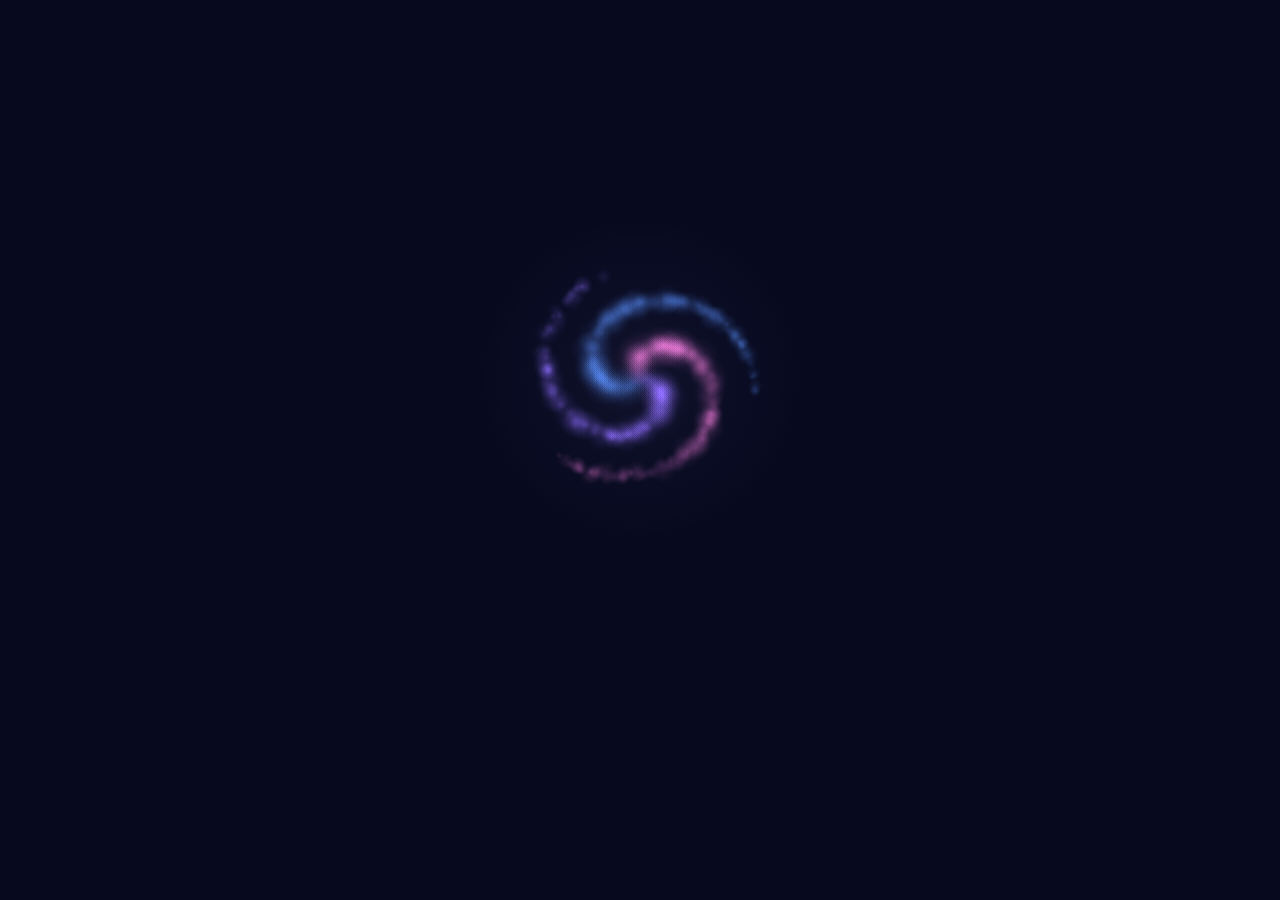
<file: index.html>
<!doctype html>
<html lang="en">
<head>
<meta charset="utf-8">
<meta name="viewport" content="width=device-width, initial-scale=1, viewport-fit=cover">
<meta http-equiv="Content-Security-Policy" content="default-src 'self'; script-src 'self'; style-src 'self'; img-src 'self' data:; connect-src 'self'; manifest-src 'self'; worker-src 'self'; object-src 'none'; base-uri 'none'; form-action 'none'">
<meta name="referrer" content="no-referrer">
<meta name="robots" content="noindex, nofollow">
<title>Nebula Fox Studio</title>
<meta name="description" content="Nebula Fox Studio: a daily spark, my designs, and my deals. Works offline.">
<meta name="theme-color" content="#070a1f">
<meta name="apple-mobile-web-app-capable" content="yes">
<meta name="mobile-web-app-capable" content="yes">
<meta name="apple-mobile-web-app-status-bar-style" content="black-translucent">
<meta name="apple-mobile-web-app-title" content="Nebula Fox">
<meta name="format-detection" content="telephone=no">
<link rel="manifest" href="manifest.webmanifest">
<link rel="apple-touch-icon" sizes="180x180" href="apple-touch-icon.png">
<link rel="icon" type="image/png" sizes="32x32" href="icons/favicon-32.png">
<link rel="stylesheet" href="css/spark.css">
<link rel="stylesheet" href="css/shell.css">
<link rel="stylesheet" href="css/intro.css">
</head>
<body>
<div id="nfs-intro" class="nfs-intro"><canvas aria-hidden="true"></canvas><button class="nfs-go" type="button">Begin ✦</button></div>
<div id="nfs-glow" class="nfs-glow" aria-hidden="true"></div>
<script src="js/shell.js"></script>
<canvas id="sky" aria-hidden="true"></canvas>
<canvas id="fx" aria-hidden="true"></canvas>

<header class="top">
  <h1 class="title"><span class="spark-mark" aria-hidden="true">✦</span> <span id="title">Nebula Fox Studio</span></h1>
  <button id="sound" class="round" type="button" aria-pressed="false" aria-label="Sound off" title="Sound">&#9835;</button>
</header>

<section class="today" aria-labelledby="today-label">
  <p id="today-label" class="eyebrow">today's spark</p>
  <p id="line" class="line" role="status"></p>
</section>

<p id="hint" class="hint" aria-live="polite">tap the wand</p>

<button id="wand" class="wand" type="button" aria-label="Magic wand. Tap to cast a spark.">
  <svg viewBox="0 0 120 520" aria-hidden="true" focusable="false">
    <defs>
      <linearGradient id="wood" x1="0" x2="1">
        <stop offset="0" stop-color="#2a1a2e"/>
        <stop offset=".45" stop-color="#5a3a52"/>
        <stop offset="1" stop-color="#1c1224"/>
      </linearGradient>
      <linearGradient id="gold" x1="0" x2="1">
        <stop offset="0" stop-color="#b9873a"/>
        <stop offset=".5" stop-color="#ffe2a0"/>
        <stop offset="1" stop-color="#a7752c"/>
      </linearGradient>
      <radialGradient id="tipglow">
        <stop offset="0" stop-color="#ffffff"/>
        <stop offset=".25" stop-color="#fff1c9"/>
        <stop offset=".6" stop-color="#ffd27a" stop-opacity=".55"/>
        <stop offset="1" stop-color="#ffd27a" stop-opacity="0"/>
      </radialGradient>
    </defs>
    <circle class="tip-halo" cx="60" cy="60" r="56" fill="url(#tipglow)"/>
    <!-- shaft: slim at the tip, wider at the handle -->
    <path d="M57 66 L63 66 L69 330 L51 330 Z" fill="url(#wood)"/>
    <!-- handle -->
    <path d="M50 330 L70 330 L73 492 Q60 504 47 492 Z" fill="url(#wood)"/>
    <rect x="48" y="326" width="24" height="9" rx="3" fill="url(#gold)"/>
    <rect x="48" y="372" width="25" height="5" rx="2" fill="url(#gold)" opacity=".85"/>
    <rect x="47" y="452" width="26" height="5" rx="2" fill="url(#gold)" opacity=".85"/>
    <circle cx="60" cy="497" r="7" fill="url(#gold)"/>
    <!-- four-point star at the tip -->
    <path class="tip-star" d="M60 34 L65 55 L86 60 L65 65 L60 86 L55 65 L34 60 L55 55 Z" fill="#fff6dc"/>
  </svg>
  <svg class="charge" viewBox="0 0 100 100" aria-hidden="true" focusable="false">
    <circle cx="50" cy="50" r="44" pathLength="100"/>
  </svg>
</button>

<footer class="level" aria-label="Your level">
  <div class="level-row">
    <span class="level-name"><span class="lvl-num">Level <b id="lvl">1</b></span> · <b id="lvlname">Spark</b></span>
    <span id="streak" class="streak"></span>
  </div>
  <div class="bar" role="progressbar" aria-labelledby="next" aria-valuemin="0" aria-valuemax="100" id="bar"><i id="fill"></i></div>
  <div class="level-row small">
    <span id="next"></span>
    <span id="casts"></span>
  </div>
</footer>

<div id="toast" class="toast" role="status" aria-live="polite"></div>

<div id="note" class="note" role="dialog" aria-modal="true" aria-labelledby="note-title" hidden>
  <div class="card">
    <p class="seal" aria-hidden="true">✉</p>
    <h2 id="note-title">A note from Dad</h2>
    <div id="note-body" class="note-body"></div>
    <button id="note-close" class="pill" type="button">Back to my wand</button>
  </div>
</div>

<noscript><p class="nojs">Your wand needs JavaScript turned on to sparkle.</p></noscript>
<script src="js/config.js"></script>
<script src="js/spark.js"></script>
<script src="js/intro.js"></script>
<nav class="nfs-tabs" aria-label="Nebula Fox Studio">
  <a href="./" aria-current="page"><svg viewBox="0 0 24 24" aria-hidden="true"><path d="M12 2.5c.5 4.6 2.4 7.3 8.5 9.5-6.1 2.2-8 4.9-8.5 9.5-.5-4.6-2.4-7.3-8.5-9.5 6.1-2.2 8-4.9 8.5-9.5z"/></svg>Spark</a>
  <a href="studio.html"><svg viewBox="0 0 24 24" aria-hidden="true"><path d="M12 3a9 9 0 1 0 0 18c1.2 0 1.8-.8 1.8-1.7 0-1.3-1.1-1.6-1.1-2.7 0-1 .8-1.6 1.9-1.6H17a4 4 0 0 0 4-4C21 6.5 17 3 12 3z"/><circle cx="7.5" cy="11" r="1.2"/><circle cx="10.5" cy="7" r="1.2"/><circle cx="15" cy="7.2" r="1.2"/></svg>Studio</a>
  <a href="deals.html"><svg viewBox="0 0 24 24" aria-hidden="true"><path d="M3.5 12.2V4.5a1 1 0 0 1 1-1h7.7l8.3 8.3a1.4 1.4 0 0 1 0 2l-6.7 6.7a1.4 1.4 0 0 1-2 0z"/><circle cx="8" cy="8" r="1.6"/></svg>Deals</a>
  <a href="shop.html"><svg viewBox="0 0 24 24" aria-hidden="true"><path d="M5 8h14l-1.2 12H6.2z"/><path d="M9 8V6a3 3 0 0 1 6 0v2"/></svg>Shop</a>
</nav>
</body>
</html>
</file>
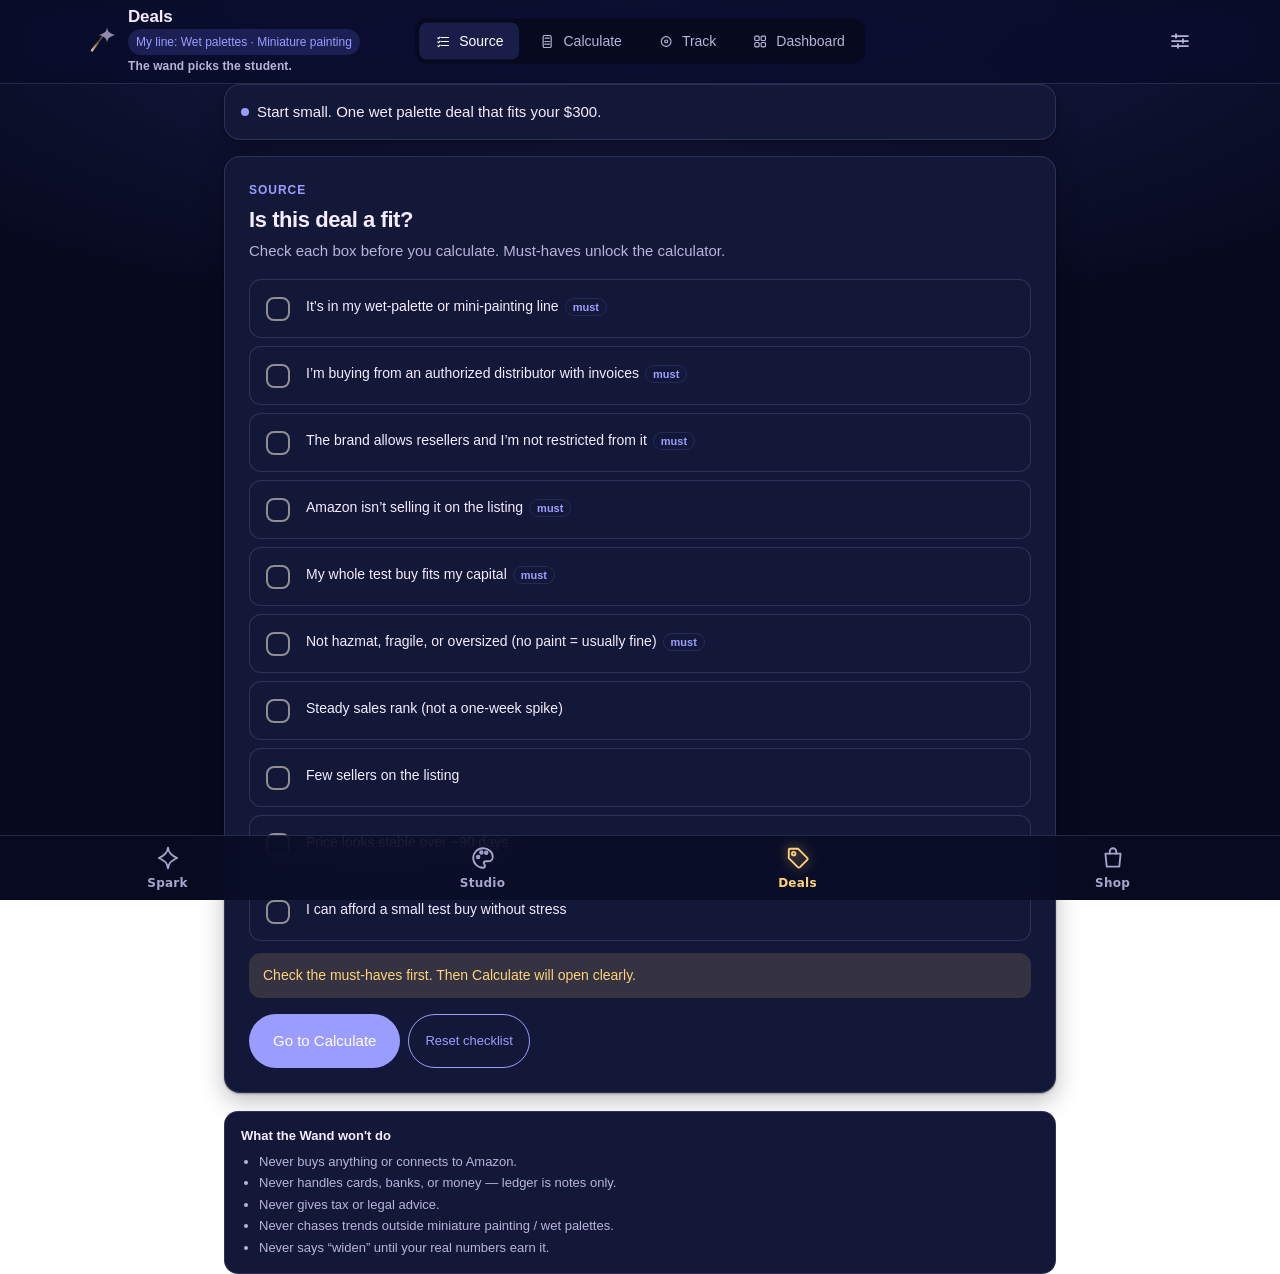
<file: deals.html>
<!doctype html>
<html lang="en">
<head>
<meta charset="utf-8">
<meta name="viewport" content="width=device-width, initial-scale=1, viewport-fit=cover">
<meta http-equiv="Content-Security-Policy" content="default-src 'self'; script-src 'self'; style-src 'self'; img-src 'self' data:; connect-src 'self'; manifest-src 'self'; worker-src 'self'; object-src 'none'; base-uri 'none'; form-action 'none'">
<meta name="referrer" content="no-referrer">
<meta name="robots" content="noindex, nofollow">
<title>Deals · Nebula Fox Studio</title>
<meta name="description" content="Nebula Fox Studio: a daily spark, my designs, and my deals. Works offline.">
<meta name="theme-color" content="#070a1f">
<meta name="apple-mobile-web-app-capable" content="yes">
<meta name="mobile-web-app-capable" content="yes">
<meta name="apple-mobile-web-app-status-bar-style" content="black-translucent">
<meta name="apple-mobile-web-app-title" content="Nebula Fox">
<meta name="format-detection" content="telephone=no">
<link rel="manifest" href="manifest.webmanifest">
<link rel="apple-touch-icon" sizes="180x180" href="apple-touch-icon.png">
<link rel="icon" type="image/png" sizes="32x32" href="icons/favicon-32.png">
<link rel="stylesheet" href="css/deals.css">
<link rel="stylesheet" href="css/shell.css">
</head>
<body>
<div id="nfs-glow" class="nfs-glow" aria-hidden="true"></div>
<script src="js/shell.js"></script>


<header class="app-header">
  <div class="wrap bar">
    <div class="brand">
      <button type="button" class="wand-btn glow-0" id="wandBtn" aria-label="Open Wand Log" title="The Wand Glow">
        <svg class="wand-svg" viewBox="0 0 32 32" aria-hidden="true">
          <defs>
            <linearGradient id="wandWood" x1="0" y1="1" x2="1" y2="0">
              <stop offset="0%" stop-color="#D4C4A0"/>
              <stop offset="100%" stop-color="#7A6230"/>
            </linearGradient>
          </defs>
          <path d="M6.8 26.8 L13.2 18.4" fill="none" stroke="url(#wandWood)" stroke-width="2.6" stroke-linecap="round"/>
          <path d="M12.2 19.6 L20.2 9.4" fill="none" stroke="#7A6230" stroke-width="1.35" stroke-linecap="round"/>
          <path class="wand-tip" id="wandTip" fill="#C7C7CC" transform="translate(15.2,.2) scale(.74)" d="M12 0c.6 5.8 3.2 9.4 12 12-8.8 2.6-11.4 6.2-12 12-.6-5.8-3.2-9.4-12-12C8.8 9.4 11.4 5.8 12 0z"/>
          <path id="wandStar" fill="#FFD56A" opacity="0" d="M24.1 1.6l1.05 2.35 2.55.32-1.95 1.8.58 2.5-2.23-1.28-2.23 1.28.58-2.5-1.95-1.8 2.55-.32z"/>
        </svg>
        <svg class="spark-burst" viewBox="0 0 44 44" aria-hidden="true">
          <path fill="#4B4FD8" d="M22 6c.4 3.8 2.1 6.2 8 8-5.9 1.8-7.6 4.2-8 8-.4-3.8-2.1-6.2-8-8 5.9-1.8 7.6-4.2 8-8z" opacity=".85"/>
        </svg>
      </button>
      <div class="title-wrap">
        <span class="name">Deals</span>
        <span class="niche-chip" id="nicheChip" title="Your product line">My line: Wet palettes · Miniature painting</span>
        <span class="tagline-mini" id="taglineMini">The wand picks the student.</span>
      </div>
    </div>
    <nav class="seg" id="segNav" aria-label="Sections">
      <button type="button" data-tab="source" class="active"><svg class="ico" viewBox="0 0 24 24" aria-hidden="true"><path d="M9 6h11M9 12h11M9 18h11"/><path d="M4 6.5l1.2 1.2L7.2 5.5M4 12.5l1.2 1.2 2-2.2M4 18.5l1.2 1.2 2-2.2"/></svg>Source</button>
      <button type="button" data-tab="calculate"><svg class="ico" viewBox="0 0 24 24" aria-hidden="true"><rect x="6" y="3" width="12" height="18" rx="2"/><path d="M9 7h6M8.5 12h1.5M11.25 12h1.5M14 12h1.5M8.5 16h1.5M11.25 16h1.5M14 16h1.5"/></svg>Calculate</button>
      <button type="button" data-tab="track"><svg class="ico" viewBox="0 0 24 24" aria-hidden="true"><circle cx="12" cy="12" r="7.25"/><circle cx="12" cy="12" r="2.25"/></svg>Track</button>
      <button type="button" data-tab="dashboard"><svg class="ico" viewBox="0 0 24 24" aria-hidden="true"><rect x="4" y="4" width="6.5" height="6.5" rx="1.5"/><rect x="13.5" y="4" width="6.5" height="6.5" rx="1.5"/><rect x="4" y="13.5" width="6.5" height="6.5" rx="1.5"/><rect x="13.5" y="13.5" width="6.5" height="6.5" rx="1.5"/></svg>Dashboard</button>
    </nav>
    <div class="header-actions">
      <button type="button" class="icon-btn" id="settingsBtn" aria-label="Settings" title="Settings"><svg class="ico" viewBox="0 0 24 24" aria-hidden="true"><path d="M4 7h16M4 12h16M4 17h16M8 5.2v3.6M15 10.2v3.6M10 15.2v3.6"/></svg></button>
    </div>
  </div>
</header>

<main class="wrap">
  <div class="example-banner" id="exampleBanner">
    <span>Example data — not real</span>
    <button type="button" class="btn btn-sm btn-ghost" id="clearExampleBtn">Clear example</button>
  </div>
  <div class="coach" id="coach"><span class="dot" aria-hidden="true"></span><div id="coachText">Start small. One wet palette deal that fits your budget.</div></div>

  <!-- SOURCE -->
  <section class="panel active" id="panel-source" data-panel="source">
    <div class="card">
      <p class="eyebrow">Source</p>
      <h2>Is this deal a fit?</h2>
      <p class="sub">Check each box before you calculate. Must-haves unlock the calculator.</p>
      <ul class="check-list" id="checkList"></ul>
      <div class="gate-note" id="gateNote">Check the must-haves first. Then Calculate will open clearly.</div>
      <div class="btn-row">
        <button type="button" class="btn btn-primary" id="toCalcBtn">Go to Calculate</button>
        <button type="button" class="btn btn-ghost btn-sm" id="resetCheckBtn">Reset checklist</button>
      </div>
    </div>
    <div class="anti">
      <strong>What the Wand won't do</strong>
      <ul>
        <li>Never buys anything or connects to Amazon.</li>
        <li>Never handles cards, banks, or money — ledger is notes only.</li>
        <li>Never gives tax or legal advice.</li>
        <li>Never chases trends outside miniature painting / wet palettes.</li>
        <li>Never says “widen” until your real numbers earn it.</li>
      </ul>
    </div>
  </section>

  <!-- CALCULATE -->
  <section class="panel" id="panel-calculate" data-panel="calculate">
    <div class="card">
      <p class="eyebrow">Calculate</p>
      <h2>Will this deal pay?</h2>
      <p class="sub">Enter the numbers. The Wand shows the math and a plain verdict.</p>
      <div class="gate-note" id="calcGate">A must-have on Source is still unchecked. Check it first, then come back.</div>
      <div id="calcForm">
        <div class="field-row">
          <div class="field"><label for="buyCost">Buy cost / unit ($)</label><input type="number" id="buyCost" min="0" step="0.01" value="" placeholder="0.00"></div>
          <div class="field"><label for="sellPrice">Sell price ($)</label><input type="number" id="sellPrice" min="0" step="0.01" value="" placeholder="0.00"></div>
        </div>
        <div class="field-row">
          <div class="field"><label for="referral">Amazon referral fee (%)</label><input type="number" id="referral" min="0" max="100" step="0.1" value="15"><p class="hint">Usually about 15% for many categories.</p></div>
          <div class="field"><label for="fbaFee">FBA fulfillment fee / unit ($)</label><input type="number" id="fbaFee" min="0" step="0.01" value="" placeholder="0.00"><p class="hint">Get this from Amazon’s revenue calculator.</p></div>
        </div>
        <div class="field-row">
          <div class="field"><label for="inbound">Inbound shipping / unit ($)</label><input type="number" id="inbound" min="0" step="0.01" value="" placeholder="0.00"></div>
          <div class="field"><label for="prep">Prep / labels / unit ($)</label><input type="number" id="prep" min="0" step="0.01" value="" placeholder="0.00"></div>
        </div>
        <div class="field"><label for="units">Units (test buy)</label><input type="number" id="units" min="1" step="1" value="10"></div>
        <div class="field-row">
          <div class="field"><label for="productName">Product name (for tracker)</label><input type="text" id="productName" placeholder="e.g. Example wet palette"></div>
          <div class="field"><label for="supplierName">Supplier</label><input type="text" id="supplierName" placeholder="Wholesaler name"></div>
        </div>
        <div class="math" id="mathBox" aria-live="polite"></div>
        <div class="verdict pass" id="verdict"><div>PASS</div><div class="why">Enter numbers to see a verdict.</div></div>
        <div class="cap-warn" id="capWarn">This test buy is more than your capital. Try fewer units.</div>
        <div class="btn-row">
          <button type="button" class="btn btn-primary" id="saveDealBtn">Save as deal</button>
        </div>
      </div>
    </div>
  </section>

  <!-- TRACK -->
  <section class="panel" id="panel-track" data-panel="track">
    <div class="card">
      <p class="eyebrow">Track</p>
      <h2>Your deals</h2>
      <p class="sub">Move each one from considering to sold out. Real payouts matter most.</p>
      <div id="dealList"></div>
    </div>
  </section>

  <!-- DASHBOARD -->
  <section class="panel" id="panel-dashboard" data-panel="dashboard">
    <div class="stat-grid" id="statGrid"></div>
    <div class="widen" id="widenBox"></div>
    <div class="card">
      <p class="eyebrow">Capital</p>
      <h2>Ledger</h2>
      <p class="sub">Record-keeping only. The Wand never touches cards or banks.</p>
      <div id="ledgerList"></div>
      <div class="btn-row">
        <button type="button" class="btn btn-primary btn-sm" id="addFundsBtn"><svg class="ico" viewBox="0 0 24 24" aria-hidden="true"><path d="M12 5v14M5 12h14"/></svg>Add funds</button>
      </div>
    </div>
    <div class="card">
      <p class="eyebrow">Helpers</p>
      <h2>Examples &amp; data</h2>
      <p class="sub">Start empty of deals. Load clearly labeled sample numbers for practice.</p>
      <div class="btn-row">
        <button type="button" class="btn btn-ghost btn-sm" id="loadExampleBtn">Load example</button>
        <button type="button" class="btn btn-ghost btn-sm" id="clearExampleBtn2">Clear example</button>
        <button type="button" class="btn btn-danger btn-sm" id="resetAllBtn">Reset all data</button>
      </div>
    </div>
  </section>
</main>


<!-- Settings sheet -->
<div class="overlay" id="settingsOverlay" role="dialog" aria-modal="true" aria-labelledby="settingsTitle">
  <div class="sheet">
    <button type="button" class="sheet-close" data-close="settingsOverlay" aria-label="Close"><svg class="ico" viewBox="0 0 24 24" aria-hidden="true"><path d="M7 7l10 10M17 7L7 17"/></svg></button>
    <h2 id="settingsTitle">Settings</h2>
    <p class="sub">Your budget, verdict thresholds and your product line.</p>
    <div class="field"><label for="budgetAmt">Starting budget ($)</label><input type="number" id="budgetAmt" min="1" step="1" inputmode="decimal"><p class="hint">Starts at $300. Change it any time; it stays on this phone.</p></div>
    <div class="field"><label for="nicheLine">My line (chip text)</label><input type="text" id="nicheLine"></div>
    <div class="field-row">
      <div class="field"><label for="goRoi">GO min ROI (%)</label><input type="number" id="goRoi" min="0" step="1"></div>
      <div class="field"><label for="goNet">GO min net ($/unit)</label><input type="number" id="goNet" min="0" step="0.01"></div>
    </div>
    <div class="field-row">
      <div class="field"><label for="thinkRoi">THINK min ROI (%)</label><input type="number" id="thinkRoi" min="0" step="1"></div>
      <div class="field"><label for="thinkNet">THINK min net ($/unit)</label><input type="number" id="thinkNet" min="0" step="0.01"></div>
    </div>
    <div class="field">
      <label><input type="checkbox" id="lumosToggle" class="inline-check"> Lumos — show Wand Glow</label>
      <p class="hint">Nox hides the glow. Profit still counts in the log.</p>
    </div>
    <div class="btn-row"><button type="button" class="btn btn-primary" id="saveSettingsBtn">Save</button></div>
  </div>
</div>

<!-- Wand log -->
<div class="overlay" id="wandOverlay" role="dialog" aria-modal="true" aria-labelledby="wandTitle">
  <div class="sheet">
    <button type="button" class="sheet-close" data-close="wandOverlay" aria-label="Close"><svg class="ico" viewBox="0 0 24 24" aria-hidden="true"><path d="M7 7l10 10M17 7L7 17"/></svg></button>
    <h2 id="wandTitle">Wand Log</h2>
    <p class="sub">The tip glows only from real profit you’ve been paid — never from the seed or plans.</p>
    <div id="wandLog"></div>
  </div>
</div>

<!-- Add funds -->
<div class="overlay" id="fundsOverlay" role="dialog" aria-modal="true" aria-labelledby="fundsTitle">
  <div class="sheet">
    <button type="button" class="sheet-close" data-close="fundsOverlay" aria-label="Close"><svg class="ico" viewBox="0 0 24 24" aria-hidden="true"><path d="M7 7l10 10M17 7L7 17"/></svg></button>
    <h2 id="fundsTitle">Add funds</h2>
    <p class="sub">This just records money you’ve put in. The Wand never touches cards or banks.</p>
    <div class="field"><label for="fundAmt">Amount ($)</label><input type="number" id="fundAmt" min="0.01" step="0.01" placeholder="0.00"></div>
    <div class="field"><label for="fundNote">Source note</label><input type="text" id="fundNote" placeholder="Birthday, From Dad, …"></div>
    <div class="field"><label for="fundDate">Date</label><input type="date" id="fundDate"></div>
    <div class="btn-row"><button type="button" class="btn btn-primary" id="saveFundsBtn">Add to ledger</button></div>
  </div>
</div>

<!-- Edit deal -->
<div class="overlay" id="dealOverlay" role="dialog" aria-modal="true" aria-labelledby="dealTitle">
  <div class="sheet">
    <button type="button" class="sheet-close" data-close="dealOverlay" aria-label="Close"><svg class="ico" viewBox="0 0 24 24" aria-hidden="true"><path d="M7 7l10 10M17 7L7 17"/></svg></button>
    <h2 id="dealTitle">Edit deal</h2>
    <p class="sub">Update stage and what you actually got paid.</p>
    <input type="hidden" id="editId">
    <div class="field"><label for="editProduct">Product</label><input type="text" id="editProduct"></div>
    <div class="field"><label for="editSupplier">Supplier</label><input type="text" id="editSupplier"></div>
    <div class="field"><label for="editStage">Stage</label>
      <select id="editStage">
        <option value="considering">Considering</option>
        <option value="ordered">Ordered</option>
        <option value="at_amazon">At Amazon</option>
        <option value="live">Live</option>
        <option value="sold_out">Sold out</option>
      </select>
    </div>
    <div class="field-row">
      <div class="field"><label for="editUnits">Units</label><input type="number" id="editUnits" min="1" step="1"></div>
      <div class="field"><label for="editUnitsSold">Units sold</label><input type="number" id="editUnitsSold" min="0" step="1"></div>
    </div>
    <div class="field-row">
      <div class="field"><label for="editBuy">Buy cost / unit</label><input type="number" id="editBuy" min="0" step="0.01"></div>
      <div class="field"><label for="editSell">Sell price</label><input type="number" id="editSell" min="0" step="0.01"></div>
    </div>
    <div class="field-row">
      <div class="field"><label for="editInbound">Inbound / unit</label><input type="number" id="editInbound" min="0" step="0.01"></div>
      <div class="field"><label for="editPrep">Prep / unit</label><input type="number" id="editPrep" min="0" step="0.01"></div>
    </div>
    <div class="field-row">
      <div class="field"><label for="editReferral">Referral %</label><input type="number" id="editReferral" min="0" step="0.1"></div>
      <div class="field"><label for="editFba">FBA fee / unit</label><input type="number" id="editFba" min="0" step="0.01"></div>
    </div>
    <div class="field"><label for="editPayout">Actual payout received ($)</label><input type="number" id="editPayout" min="0" step="0.01"><p class="hint">What Amazon paid you for sold units. This lights the Wand.</p></div>
    <div class="field"><label for="editOrderedAt">Ordered date</label><input type="date" id="editOrderedAt"></div>
    <div class="field"><label for="editSoldAt">Sold-out date</label><input type="date" id="editSoldAt"></div>
    <div class="btn-row">
      <button type="button" class="btn btn-primary" id="saveEditBtn">Save</button>
      <button type="button" class="btn btn-danger" id="deleteDealBtn">Delete</button>
    </div>
  </div>
</div>

<div class="toast" id="toast" role="status"></div>

<nav class="nfs-tabs" aria-label="Nebula Fox Studio">
  <a href="./"><svg viewBox="0 0 24 24" aria-hidden="true"><path d="M12 2.5c.5 4.6 2.4 7.3 8.5 9.5-6.1 2.2-8 4.9-8.5 9.5-.5-4.6-2.4-7.3-8.5-9.5 6.1-2.2 8-4.9 8.5-9.5z"/></svg>Spark</a>
  <a href="studio.html"><svg viewBox="0 0 24 24" aria-hidden="true"><path d="M12 3a9 9 0 1 0 0 18c1.2 0 1.8-.8 1.8-1.7 0-1.3-1.1-1.6-1.1-2.7 0-1 .8-1.6 1.9-1.6H17a4 4 0 0 0 4-4C21 6.5 17 3 12 3z"/><circle cx="7.5" cy="11" r="1.2"/><circle cx="10.5" cy="7" r="1.2"/><circle cx="15" cy="7.2" r="1.2"/></svg>Studio</a>
  <a href="deals.html" aria-current="page"><svg viewBox="0 0 24 24" aria-hidden="true"><path d="M3.5 12.2V4.5a1 1 0 0 1 1-1h7.7l8.3 8.3a1.4 1.4 0 0 1 0 2l-6.7 6.7a1.4 1.4 0 0 1-2 0z"/><circle cx="8" cy="8" r="1.6"/></svg>Deals</a>
  <a href="shop.html"><svg viewBox="0 0 24 24" aria-hidden="true"><path d="M5 8h14l-1.2 12H6.2z"/><path d="M9 8V6a3 3 0 0 1 6 0v2"/></svg>Shop</a>
</nav>
<script src="js/deals.js"></script>
</body>
</html>
</file>
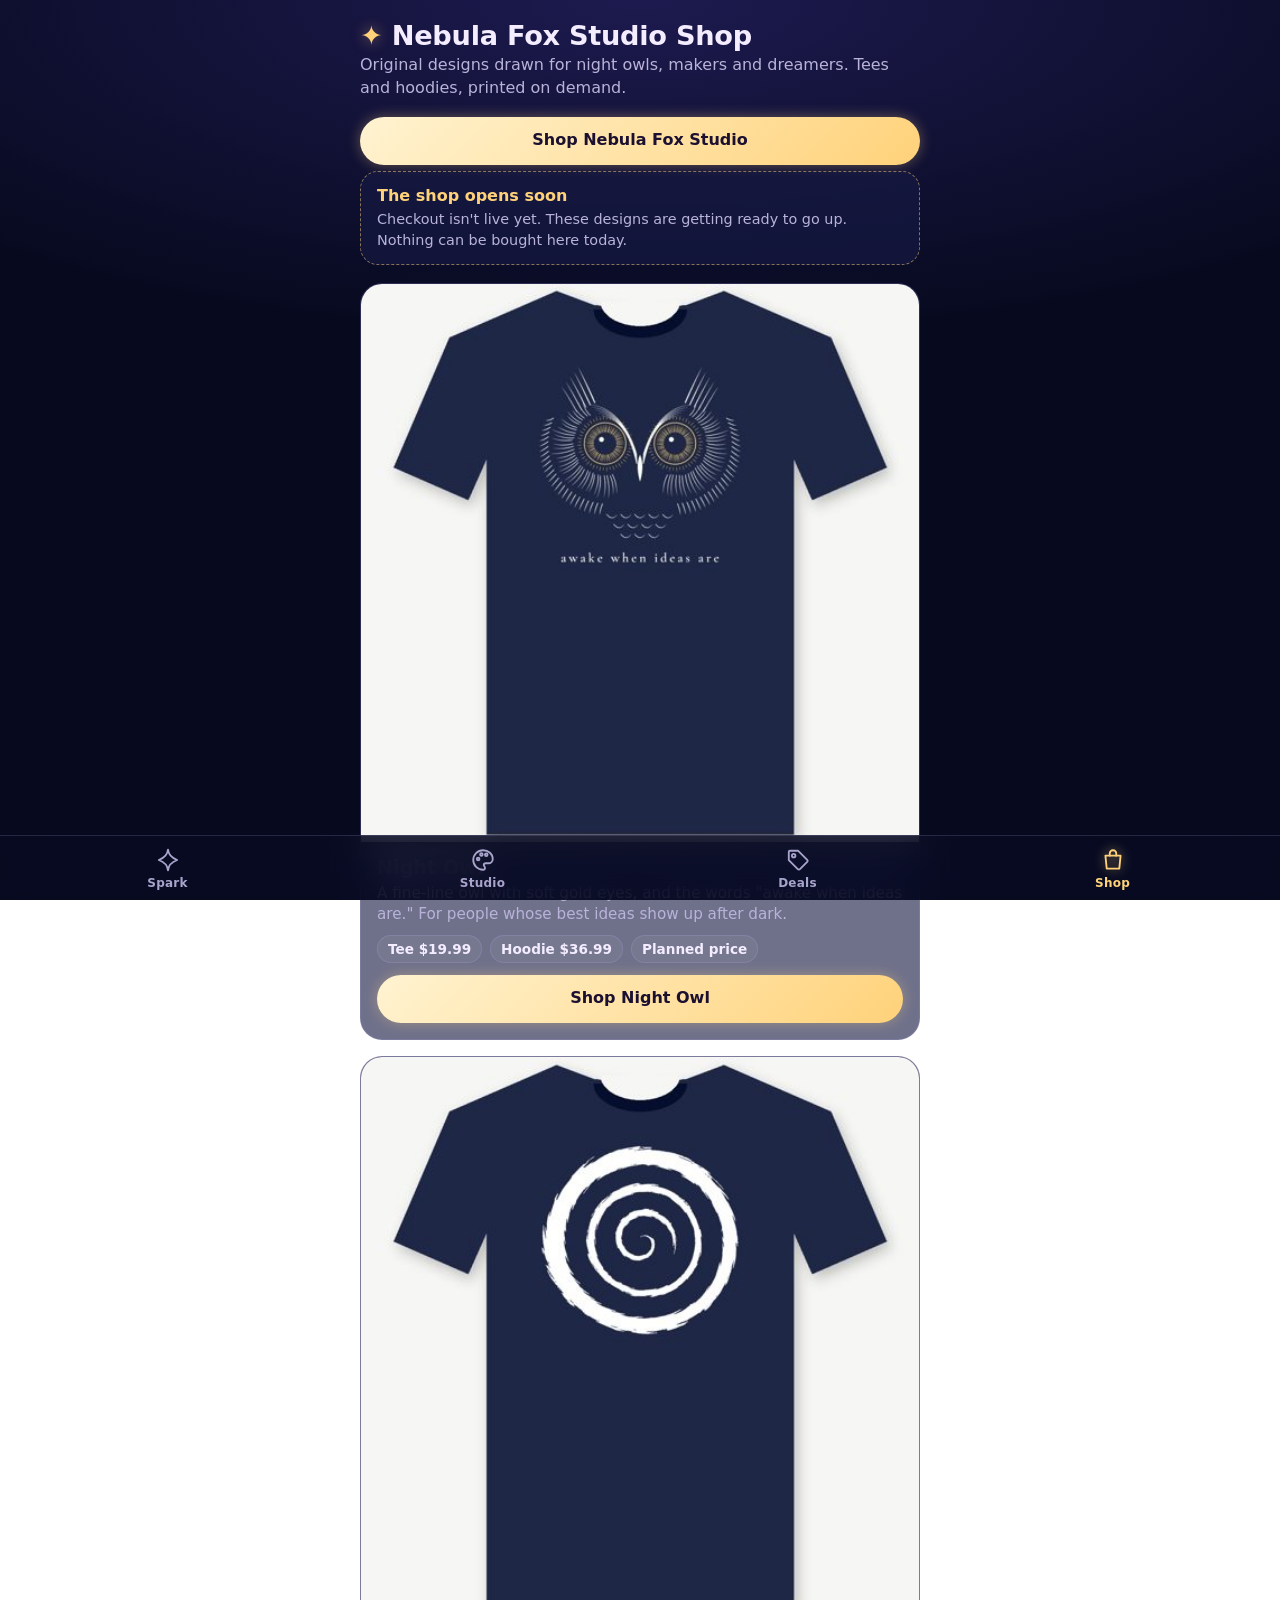
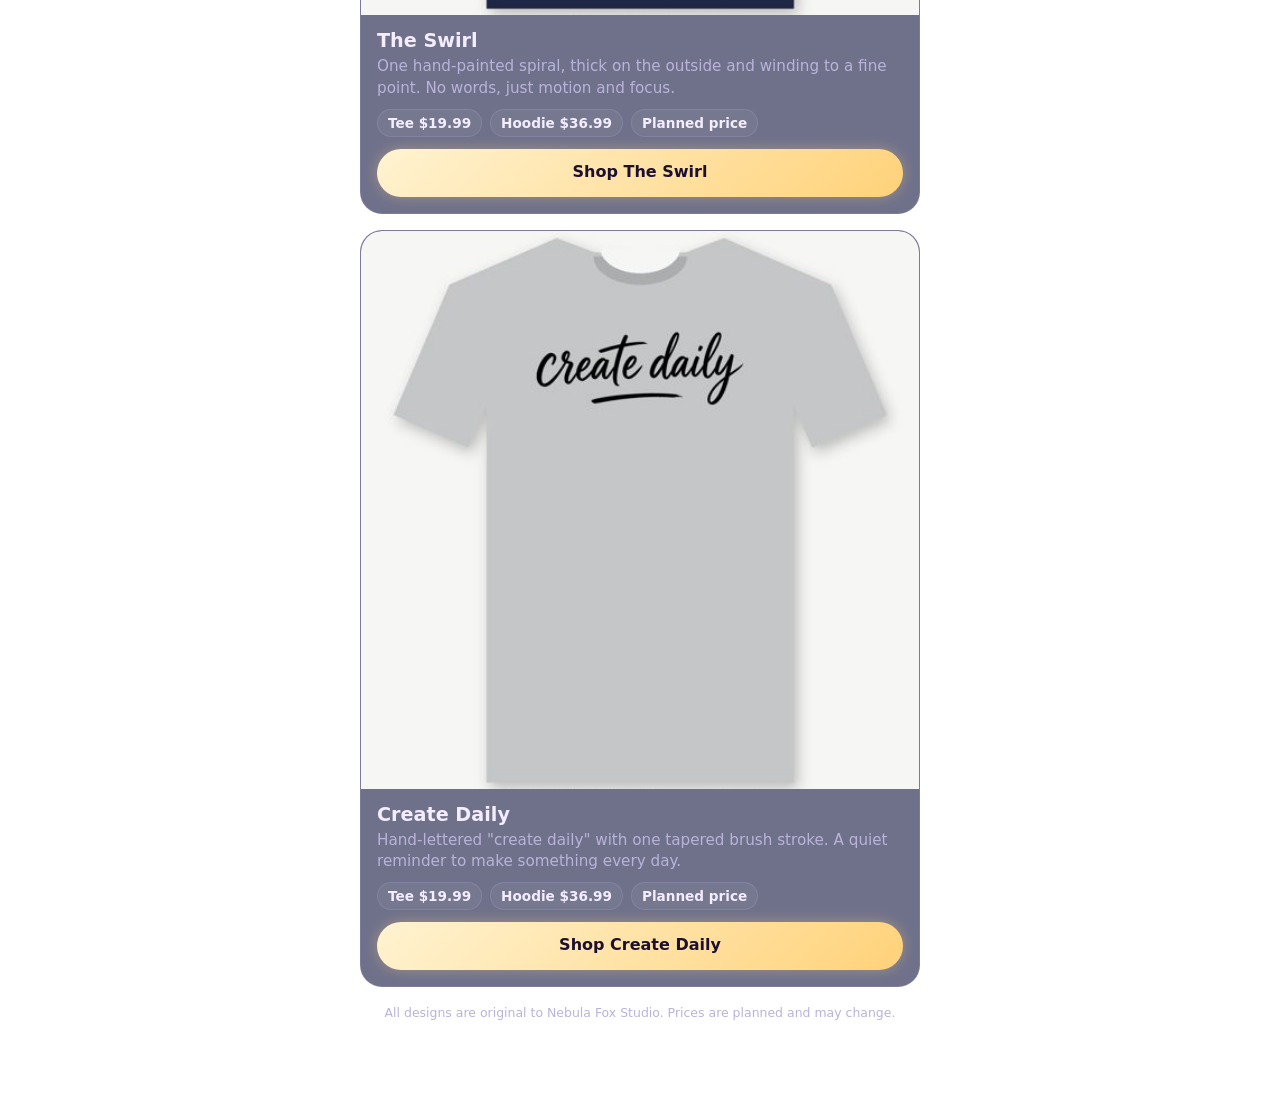
<file: shop.html>
<!doctype html>
<html lang="en">
<head>
<meta charset="utf-8">
<meta name="viewport" content="width=device-width, initial-scale=1, viewport-fit=cover">
<meta http-equiv="Content-Security-Policy" content="default-src 'self'; script-src 'self'; style-src 'self'; img-src 'self' data:; connect-src 'self'; manifest-src 'self'; worker-src 'self'; object-src 'none'; base-uri 'none'; form-action 'none'">
<meta name="referrer" content="no-referrer">
<meta name="robots" content="noindex, nofollow">
<title>Shop · Nebula Fox Studio</title>
<meta name="description" content="Shop Nebula Fox Studio: original night owl, swirl and hand-lettered designs.">
<meta name="theme-color" content="#070a1f">
<meta name="apple-mobile-web-app-capable" content="yes">
<meta name="mobile-web-app-capable" content="yes">
<meta name="apple-mobile-web-app-status-bar-style" content="black-translucent">
<meta name="apple-mobile-web-app-title" content="Nebula Fox">
<link rel="manifest" href="manifest.webmanifest">
<link rel="apple-touch-icon" sizes="180x180" href="apple-touch-icon.png">
<link rel="icon" type="image/png" sizes="32x32" href="icons/favicon-32.png">
<link rel="stylesheet" href="css/shop.css">
<link rel="stylesheet" href="css/shell.css">
</head>
<body>
<div id="nfs-glow" class="nfs-glow" aria-hidden="true"></div>
<script src="js/shell.js"></script>
<main>
  <h1 class="brand"><span>✦</span> Nebula Fox Studio Shop</h1>
  <p class="lead">Original designs drawn for night owls, makers and dreamers. Tees and hoodies, printed on demand.</p>

  <a class="btn" href="#soon">Shop Nebula Fox Studio</a>
  <div class="soon" id="soon">
    <h3>The shop opens soon</h3>
    <p>Checkout isn't live yet. These designs are getting ready to go up. Nothing can be bought here today.</p>
  </div>

  <article class="product">
    <img src="img/night-owl.jpg" alt="Night Owl shirt: a fine-line owl with glowing gold eyes" loading="lazy">
    <div class="body">
      <h2>Night Owl</h2>
      <p>A fine-line owl with soft gold eyes, and the words "awake when ideas are." For people whose best ideas show up after dark.</p>
      <div class="price"><span>Tee $19.99</span><span>Hoodie $36.99</span><span>Planned price</span></div>
      <a class="btn" href="#soon">Shop Night Owl</a>
    </div>
  </article>

  <article class="product">
    <img src="img/the-swirl.jpg" alt="The Swirl shirt: one hand-painted spiral brush stroke" loading="lazy">
    <div class="body">
      <h2>The Swirl</h2>
      <p>One hand-painted spiral, thick on the outside and winding to a fine point. No words, just motion and focus.</p>
      <div class="price"><span>Tee $19.99</span><span>Hoodie $36.99</span><span>Planned price</span></div>
      <a class="btn" href="#soon">Shop The Swirl</a>
    </div>
  </article>

  <article class="product">
    <img src="img/create-daily.jpg" alt="Create Daily shirt: hand-lettered brush script" loading="lazy">
    <div class="body">
      <h2>Create Daily</h2>
      <p>Hand-lettered "create daily" with one tapered brush stroke. A quiet reminder to make something every day.</p>
      <div class="price"><span>Tee $19.99</span><span>Hoodie $36.99</span><span>Planned price</span></div>
      <a class="btn" href="#soon">Shop Create Daily</a>
    </div>
  </article>

  <p class="fine">All designs are original to Nebula Fox Studio. Prices are planned and may change.</p>
</main>
<nav class="nfs-tabs" aria-label="Nebula Fox Studio">
  <a href="./"><svg viewBox="0 0 24 24" aria-hidden="true"><path d="M12 2.5c.5 4.6 2.4 7.3 8.5 9.5-6.1 2.2-8 4.9-8.5 9.5-.5-4.6-2.4-7.3-8.5-9.5 6.1-2.2 8-4.9 8.5-9.5z"/></svg>Spark</a>
  <a href="studio.html"><svg viewBox="0 0 24 24" aria-hidden="true"><path d="M12 3a9 9 0 1 0 0 18c1.2 0 1.8-.8 1.8-1.7 0-1.3-1.1-1.6-1.1-2.7 0-1 .8-1.6 1.9-1.6H17a4 4 0 0 0 4-4C21 6.5 17 3 12 3z"/><circle cx="7.5" cy="11" r="1.2"/><circle cx="10.5" cy="7" r="1.2"/><circle cx="15" cy="7.2" r="1.2"/></svg>Studio</a>
  <a href="deals.html"><svg viewBox="0 0 24 24" aria-hidden="true"><path d="M3.5 12.2V4.5a1 1 0 0 1 1-1h7.7l8.3 8.3a1.4 1.4 0 0 1 0 2l-6.7 6.7a1.4 1.4 0 0 1-2 0z"/><circle cx="8" cy="8" r="1.6"/></svg>Deals</a>
  <a href="shop.html" aria-current="page"><svg viewBox="0 0 24 24" aria-hidden="true"><path d="M5 8h14l-1.2 12H6.2z"/><path d="M9 8V6a3 3 0 0 1 6 0v2"/></svg>Shop</a>
</nav>
</body>
</html>
</file>
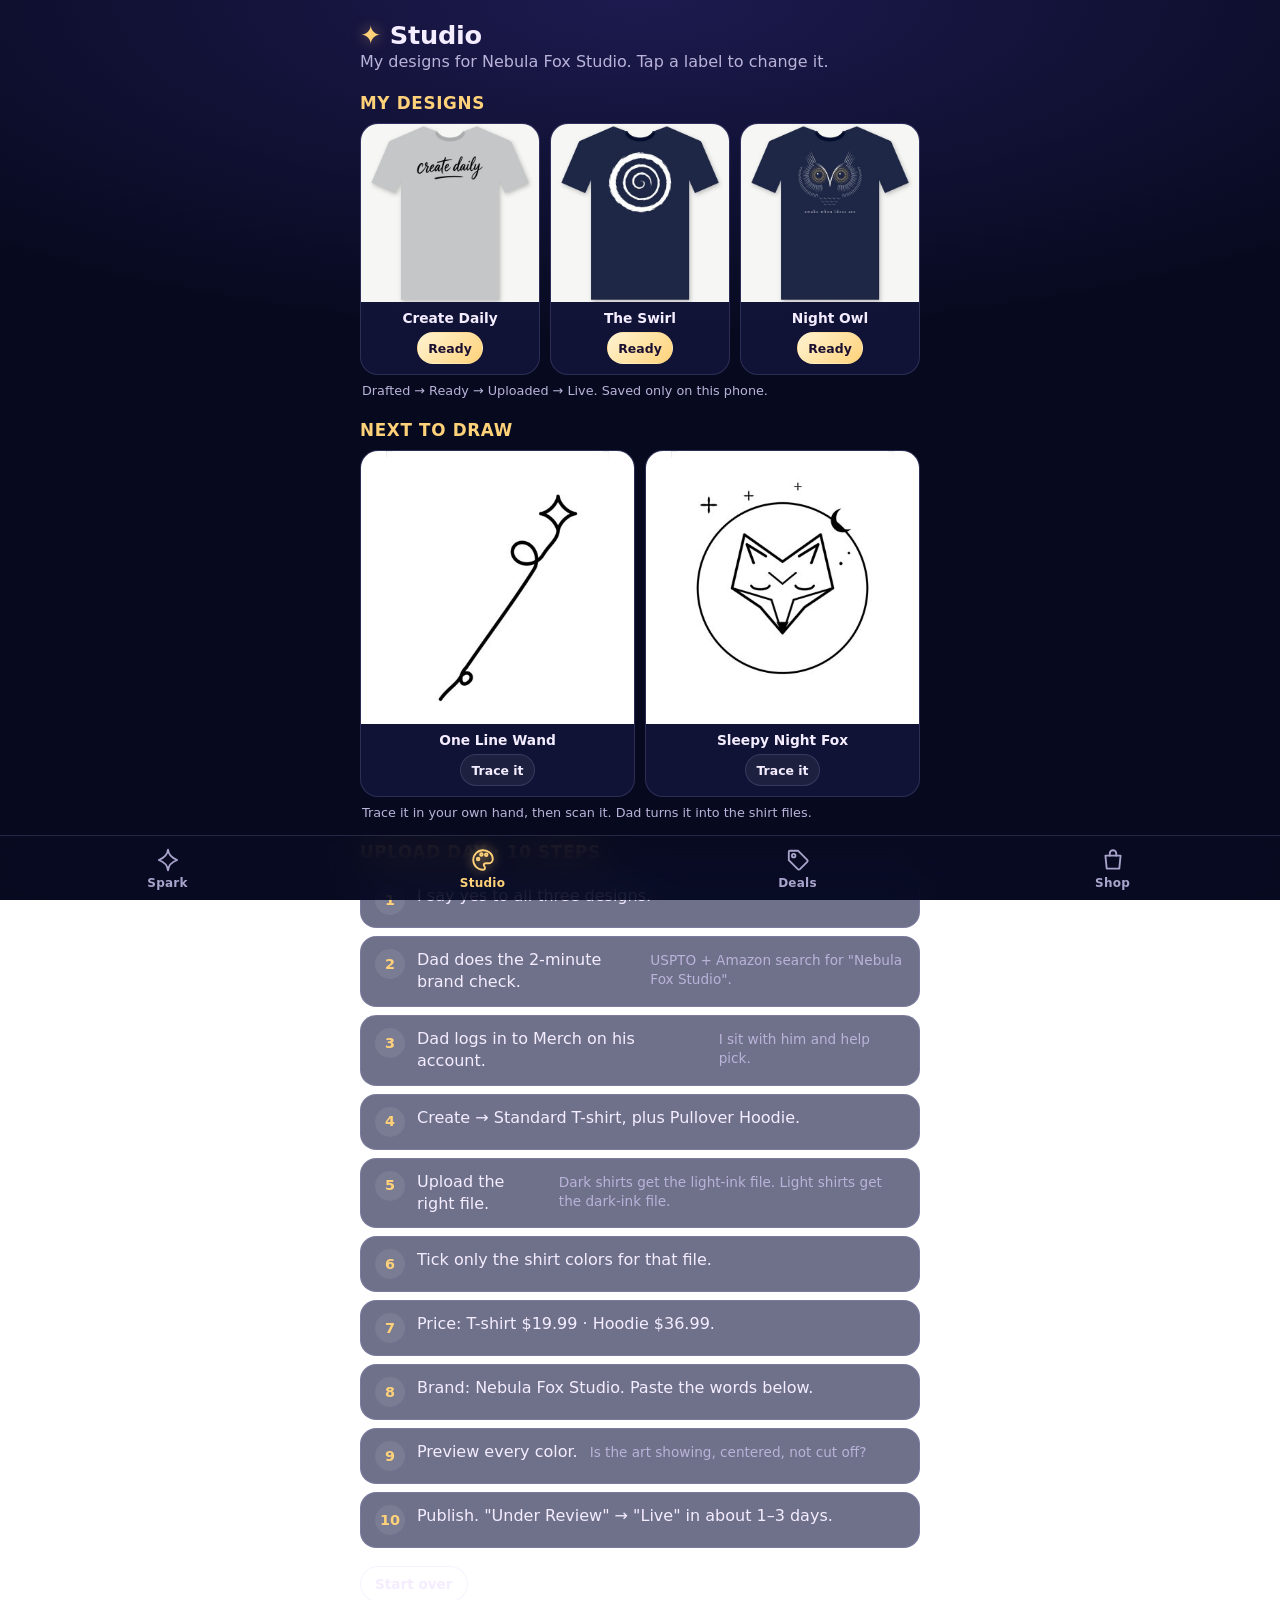
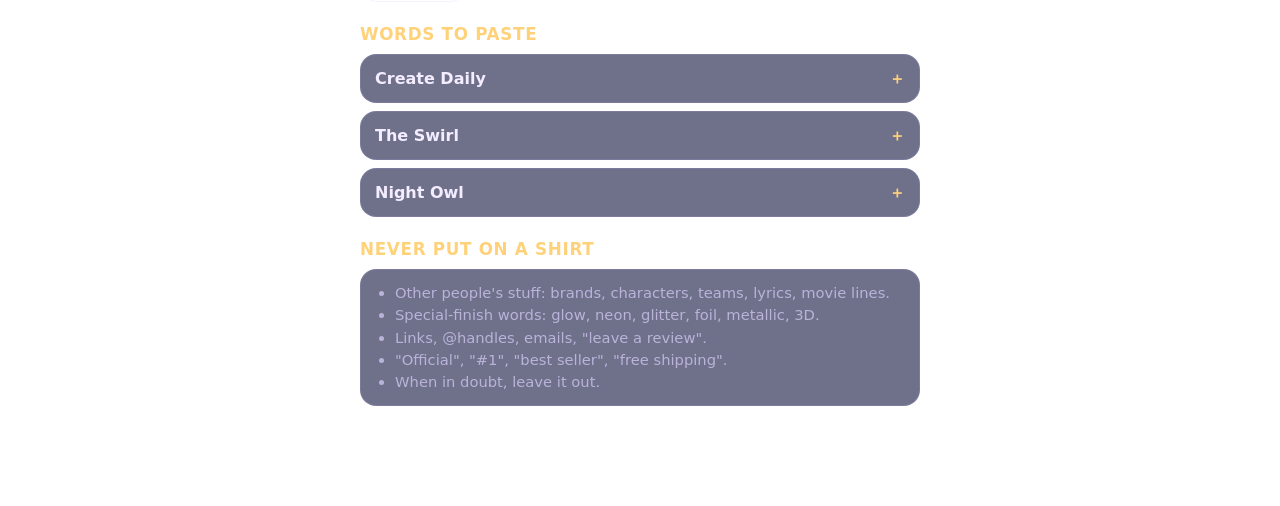
<file: studio.html>
<!doctype html>
<html lang="en">
<head>
<meta charset="utf-8">
<meta name="viewport" content="width=device-width, initial-scale=1, viewport-fit=cover">
<meta http-equiv="Content-Security-Policy" content="default-src 'self'; script-src 'self'; style-src 'self'; img-src 'self' data:; connect-src 'self'; manifest-src 'self'; worker-src 'self'; object-src 'none'; base-uri 'none'; form-action 'none'">
<meta name="referrer" content="no-referrer">
<meta name="robots" content="noindex, nofollow">
<title>Studio · Nebula Fox Studio</title>
<meta name="description" content="Nebula Fox Studio: a daily spark, my designs, and my deals. Works offline.">
<meta name="theme-color" content="#070a1f">
<meta name="apple-mobile-web-app-capable" content="yes">
<meta name="mobile-web-app-capable" content="yes">
<meta name="apple-mobile-web-app-status-bar-style" content="black-translucent">
<meta name="apple-mobile-web-app-title" content="Nebula Fox">
<meta name="format-detection" content="telephone=no">
<link rel="manifest" href="manifest.webmanifest">
<link rel="apple-touch-icon" sizes="180x180" href="apple-touch-icon.png">
<link rel="icon" type="image/png" sizes="32x32" href="icons/favicon-32.png">
<link rel="stylesheet" href="css/studio.css">
<link rel="stylesheet" href="css/shell.css">
</head>
<body>
<div id="nfs-glow" class="nfs-glow" aria-hidden="true"></div>
<script src="js/shell.js"></script>
<main>
  <h1><span>✦</span> Studio</h1>
  <p class="lead">My designs for Nebula Fox Studio. Tap a label to change it.</p>

  <h2>MY DESIGNS</h2>
  <div class="designs">
    <div class="design"><img src="img/create-daily.jpg" alt="Create Daily shirt mockup"><b>Create Daily</b><button class="status" type="button" data-id="create-daily">Ready</button></div>
    <div class="design"><img src="img/the-swirl.jpg" alt="The Swirl shirt mockup"><b>The Swirl</b><button class="status" type="button" data-id="the-swirl">Ready</button></div>
    <div class="design"><img src="img/night-owl.jpg" alt="Night Owl shirt mockup"><b>Night Owl</b><button class="status" type="button" data-id="night-owl">Ready</button></div>
  </div>
  <p class="tip">Drafted → Ready → Uploaded → Live. Saved only on this phone.</p>

  <h2>NEXT TO DRAW</h2>
  <div class="next">
    <div class="design"><img src="img/one-line-wand.jpg" alt="One Line Wand trace template"><b>One Line Wand</b><button class="status" type="button" data-id="one-line-wand" data-start="Trace it">Trace it</button></div>
    <div class="design"><img src="img/sleepy-night-fox.jpg" alt="Sleepy Night Fox trace template"><b>Sleepy Night Fox</b><button class="status" type="button" data-id="sleepy-night-fox" data-start="Trace it">Trace it</button></div>
  </div>
  <p class="tip">Trace it in your own hand, then scan it. Dad turns it into the shirt files.</p>

  <h2>UPLOAD DAY · 10 STEPS</h2>
  <ol class="steps" id="steps">
    <li data-n="1">I say yes to all three designs.</li>
    <li data-n="2">Dad does the 2-minute brand check.<small>USPTO + Amazon search for "Nebula Fox Studio".</small></li>
    <li data-n="3">Dad logs in to Merch on his account.<small>I sit with him and help pick.</small></li>
    <li data-n="4">Create → Standard T-shirt, plus Pullover Hoodie.</li>
    <li data-n="5">Upload the right file.<small>Dark shirts get the light-ink file. Light shirts get the dark-ink file.</small></li>
    <li data-n="6">Tick only the shirt colors for that file.</li>
    <li data-n="7">Price: T-shirt $19.99 · Hoodie $36.99.</li>
    <li data-n="8">Brand: Nebula Fox Studio. Paste the words below.</li>
    <li data-n="9">Preview every color.<small>Is the art showing, centered, not cut off?</small></li>
    <li data-n="10">Publish. "Under Review" → "Live" in about 1–3 days.</li>
  </ol>
  <button class="btn reset" type="button" id="resetSteps">Start over</button>

  <h2>WORDS TO PASTE</h2>
  <div id="copies"></div>

  <h2>NEVER PUT ON A SHIRT</h2>
  <ul class="dont">
    <li>Other people's stuff: brands, characters, teams, lyrics, movie lines.</li>
    <li>Special-finish words: glow, neon, glitter, foil, metallic, 3D.</li>
    <li>Links, @handles, emails, "leave a review".</li>
    <li>"Official", "#1", "best seller", "free shipping".</li>
    <li>When in doubt, leave it out.</li>
  </ul>
</main>
<nav class="nfs-tabs" aria-label="Nebula Fox Studio">
  <a href="./"><svg viewBox="0 0 24 24" aria-hidden="true"><path d="M12 2.5c.5 4.6 2.4 7.3 8.5 9.5-6.1 2.2-8 4.9-8.5 9.5-.5-4.6-2.4-7.3-8.5-9.5 6.1-2.2 8-4.9 8.5-9.5z"/></svg>Spark</a>
  <a href="studio.html" aria-current="page"><svg viewBox="0 0 24 24" aria-hidden="true"><path d="M12 3a9 9 0 1 0 0 18c1.2 0 1.8-.8 1.8-1.7 0-1.3-1.1-1.6-1.1-2.7 0-1 .8-1.6 1.9-1.6H17a4 4 0 0 0 4-4C21 6.5 17 3 12 3z"/><circle cx="7.5" cy="11" r="1.2"/><circle cx="10.5" cy="7" r="1.2"/><circle cx="15" cy="7.2" r="1.2"/></svg>Studio</a>
  <a href="deals.html"><svg viewBox="0 0 24 24" aria-hidden="true"><path d="M3.5 12.2V4.5a1 1 0 0 1 1-1h7.7l8.3 8.3a1.4 1.4 0 0 1 0 2l-6.7 6.7a1.4 1.4 0 0 1-2 0z"/><circle cx="8" cy="8" r="1.6"/></svg>Deals</a>
  <a href="shop.html"><svg viewBox="0 0 24 24" aria-hidden="true"><path d="M5 8h14l-1.2 12H6.2z"/><path d="M9 8V6a3 3 0 0 1 6 0v2"/></svg>Shop</a>
</nav>
<script src="js/studio.js"></script>
</body>
</html>
</file>
<file: css/spark.css>
:root{
  --bg:#070a1f;
  --ink:#f4ecff;
  --muted:#b9b3d9;
  --accent:#6f73ff;
  --glow:#ffd27a;
  --card:rgba(20,22,58,.46);
  --line:rgba(190,180,255,.16);
  --sat:env(safe-area-inset-top,0px);
  --sab:env(safe-area-inset-bottom,0px);
  --sal:env(safe-area-inset-left,0px);
  --sar:env(safe-area-inset-right,0px);
}
*{box-sizing:border-box}
html,body{margin:0;height:100%;background:var(--bg);overflow:hidden;overscroll-behavior:none;
  -webkit-user-select:none;user-select:none;-webkit-tap-highlight-color:transparent;-webkit-touch-callout:none;
  -webkit-text-size-adjust:100%;text-size-adjust:100%}
body{font-family:ui-rounded,"SF Pro Rounded",-apple-system,BlinkMacSystemFont,"Segoe UI",system-ui,sans-serif;
  color:var(--ink);touch-action:manipulation}
canvas{position:fixed;inset:0;width:100%;height:100%;display:block}
#fx{pointer-events:none;z-index:3}
button{font:inherit;color:inherit}
:focus-visible{outline:2px solid var(--glow);outline-offset:3px}

/* top bar */
.top{position:fixed;z-index:4;top:calc(10px + var(--sat));left:calc(18px + var(--sal));right:calc(14px + var(--sar));
  display:flex;align-items:center;justify-content:space-between;pointer-events:none}
.title{margin:0;font-size:1.05rem;font-weight:700;letter-spacing:.02em;color:#fff5de;
  text-shadow:0 0 14px rgba(255,200,120,.35)}
.spark-mark{color:var(--glow)}
.round{pointer-events:auto;width:44px;height:44px;border-radius:22px;border:1px solid var(--line);
  background:rgba(255,255,255,.04);font-size:18px;opacity:.55;cursor:pointer;padding:0}
.round[aria-pressed="true"]{opacity:.95;border-color:rgba(255,210,122,.55);box-shadow:0 0 14px rgba(255,190,110,.3)}

/* today's line */
.today{position:fixed;z-index:4;left:calc(18px + var(--sal));right:calc(18px + var(--sar));top:calc(66px + var(--sat));
  margin:0 auto;max-width:520px;padding:16px 18px 18px;border-radius:22px;background:var(--card);
  border:1px solid var(--line);-webkit-backdrop-filter:blur(14px) saturate(140%);backdrop-filter:blur(14px) saturate(140%);
  text-align:center;pointer-events:none}
.eyebrow{margin:0 0 6px;font-size:.72rem;letter-spacing:.2em;text-transform:uppercase;color:var(--glow);opacity:.85}
.line{margin:0;font-size:clamp(1.15rem,5.2vw,1.55rem);line-height:1.35;font-weight:600;color:#fffaf0;
  text-shadow:0 0 18px rgba(160,150,255,.35);text-wrap:balance}

/* hint */
.hint{position:fixed;z-index:4;left:0;right:0;top:36%;margin:0;text-align:center;font-size:.85rem;letter-spacing:.16em;
  color:var(--muted);opacity:0;transition:opacity 1.2s ease;pointer-events:none}
.hint.show{opacity:.7}

/* wand */
.wand{position:fixed;z-index:2;left:50%;bottom:calc(190px + var(--sab));width:min(24vw,110px);height:min(44vh,440px);
  margin:0;padding:0;border:0;background:none;cursor:pointer;transform-origin:50% 92%;
  transform:translateX(-30%) rotate(-24deg);-webkit-touch-callout:none;touch-action:none}
.wand svg{width:100%;height:100%;display:block;overflow:visible}
.wand .tip-halo{transform-box:fill-box;transform-origin:center;animation:breathe 3.6s ease-in-out infinite}
.wand .tip-star{transform-box:fill-box;transform-origin:center;animation:twinkle 3.6s ease-in-out infinite}
.wand.zap .tip-halo{animation:zap .5s ease-out}
.wand .charge{position:absolute;left:50%;top:0;width:150%;height:auto;aspect-ratio:1;transform:translate(-50%,-26%) rotate(-90deg);
  pointer-events:none;opacity:0;transition:opacity .2s}
.wand .charge circle{fill:none;stroke:var(--glow);stroke-width:3;stroke-linecap:round;stroke-dasharray:0 100;
  filter:drop-shadow(0 0 4px var(--glow))}
.wand.charging .charge{opacity:1}
.wand.charging .charge circle{animation:charge 1.1s linear forwards}
@keyframes breathe{0%,100%{transform:scale(.85);opacity:.75}50%{transform:scale(1.08);opacity:1}}
@keyframes twinkle{0%,100%{transform:scale(.9) rotate(0deg)}50%{transform:scale(1.05) rotate(12deg)}}
@keyframes zap{0%{transform:scale(1.6);opacity:1}100%{transform:scale(.9);opacity:.8}}
@keyframes charge{to{stroke-dasharray:100 0}}

/* level panel */
.level{position:fixed;z-index:4;left:calc(14px + var(--sal));right:calc(14px + var(--sar));bottom:calc(84px + var(--sab));
  margin:0 auto;max-width:520px;padding:12px 16px 12px;border-radius:20px;background:var(--card);border:1px solid var(--line);
  -webkit-backdrop-filter:blur(14px) saturate(140%);backdrop-filter:blur(14px) saturate(140%);pointer-events:none}
.level-row{display:flex;justify-content:space-between;align-items:baseline;gap:10px;font-size:.98rem}
.level-row.small{font-size:.76rem;color:var(--muted);margin-top:7px}
.lvl-num{color:var(--muted)}
.level-name b{color:#fff}
#lvlname{color:var(--glow)}
.streak{font-size:.82rem;color:#ffe3b0;white-space:nowrap}
.bar{margin-top:8px;height:8px;border-radius:5px;background:rgba(255,255,255,.08);overflow:hidden}
.bar i{display:block;height:100%;width:0;border-radius:5px;background:linear-gradient(90deg,var(--accent),var(--glow));
  box-shadow:0 0 10px var(--glow);transition:width 1.2s cubic-bezier(.2,.8,.2,1)}

/* toast */
.toast{position:fixed;z-index:6;left:50%;top:68%;transform:translate(-50%,-50%) scale(.92);min-width:60%;max-width:86%;
  padding:14px 20px;border-radius:18px;text-align:center;font-weight:700;font-size:1.1rem;color:#1b1030;
  background:linear-gradient(135deg,#fff3d1,var(--glow));box-shadow:0 0 30px rgba(255,200,110,.45);
  opacity:0;pointer-events:none;transition:opacity .4s ease,transform .4s ease}
.toast.show{opacity:1;transform:translate(-50%,-50%) scale(1)}
.toast small{display:block;font-weight:500;font-size:.85rem;margin-top:2px;opacity:.8}

/* Dad's note */
.note{position:fixed;inset:0;z-index:8;display:flex;align-items:center;justify-content:center;
  padding:calc(20px + var(--sat)) calc(18px + var(--sar)) calc(20px + var(--sab)) calc(18px + var(--sal));
  background:rgba(4,5,18,.72);-webkit-backdrop-filter:blur(6px);backdrop-filter:blur(6px);animation:fadein .5s ease}
.note[hidden]{display:none}
.note .card{width:100%;max-width:460px;max-height:100%;overflow:auto;-webkit-overflow-scrolling:touch;
  padding:24px 22px 20px;border-radius:24px;background:linear-gradient(180deg,#fff8e8,#f6e6c4);color:#2b2036;
  box-shadow:0 0 50px rgba(255,200,120,.35);text-align:center;-webkit-user-select:text;user-select:text}
.seal{margin:0;font-size:2rem;line-height:1}
.note h2{margin:6px 0 14px;font-family:"Iowan Old Style",Palatino,Georgia,serif;font-size:1.5rem}
.note-body{text-align:left;white-space:pre-line;font-family:"Iowan Old Style",Palatino,Georgia,serif;font-size:1.1rem;line-height:1.55}
.placeholder{border:2px dashed #c0892f;border-radius:14px;padding:12px 14px;background:rgba(255,210,122,.25);
  font-family:ui-monospace,Menlo,monospace;font-size:.88rem;line-height:1.45;white-space:normal}
.placeholder strong{display:block;color:#8a4b00;letter-spacing:.06em;margin-bottom:4px}
.pill{margin-top:18px;padding:12px 22px;border-radius:999px;border:0;background:#2b2036;color:#fff5de;font-weight:700;cursor:pointer;min-height:44px}
@keyframes fadein{from{opacity:0}to{opacity:1}}

.nojs{position:fixed;inset:auto 0 40% 0;text-align:center;color:var(--muted)}

/* small / short screens */
@media (max-height:700px){
  .today{top:calc(58px + var(--sat));padding:12px 14px 14px}
  .wand{height:38vh;bottom:calc(176px + var(--sab))}
}
/* landscape: keep it usable */
@media (orientation:landscape) and (max-height:500px){
  .wand{height:70vh;bottom:calc(10px + var(--sab));left:auto;right:calc(9% + var(--sar));transform:rotate(-24deg)}
  .today{max-width:46%;left:calc(18px + var(--sal));right:auto;top:calc(58px + var(--sat))}
  .level{max-width:46%;left:calc(14px + var(--sal));right:auto}
}

@media (prefers-reduced-motion:reduce){
  .wand .tip-halo,.wand .tip-star{animation:none}
  .wand.zap .tip-halo{animation:none}
  .wand.charging .charge circle{animation:none;stroke-dasharray:100 0}
  .bar i,.toast,.hint{transition:opacity .3s}
  .note{animation:none}
}

/* the 42 touch: soft gold breathing glow on the level card from day 42 */
.level.glow42{border-color:rgba(255,210,122,.55);animation:glow42 4.2s ease-in-out infinite}
@keyframes glow42{0%,100%{box-shadow:0 0 14px rgba(255,200,110,.22)}50%{box-shadow:0 0 30px rgba(255,200,110,.5)}}
@media (prefers-reduced-motion:reduce){.level.glow42{animation:none;box-shadow:0 0 22px rgba(255,200,110,.38)}}
</file>
<file: css/shell.css>
/* Nebula Fox Studio: shared tab bar + opening glow */
.nfs-tabs{position:fixed;z-index:50;left:0;right:0;bottom:0;display:grid;grid-template-columns:repeat(4,1fr);
  padding:6px 10px calc(6px + env(safe-area-inset-bottom,0px));background:rgba(9,11,32,.82);
  -webkit-backdrop-filter:blur(18px) saturate(160%);backdrop-filter:blur(18px) saturate(160%);
  border-top:1px solid rgba(190,180,255,.16);font-family:ui-rounded,"SF Pro Rounded",-apple-system,BlinkMacSystemFont,system-ui,sans-serif}
.nfs-tabs a{display:flex;flex-direction:column;align-items:center;justify-content:center;gap:3px;min-height:52px;border-radius:14px;
  color:#a9a4cc;text-decoration:none;font-size:12px;font-weight:600;letter-spacing:.02em;-webkit-tap-highlight-color:transparent}
.nfs-tabs a svg{width:26px;height:26px;fill:none;stroke:currentColor;stroke-width:1.7;stroke-linecap:round;stroke-linejoin:round}
.nfs-tabs a[aria-current="page"]{color:#ffd27a}
.nfs-tabs a[aria-current="page"] svg{filter:drop-shadow(0 0 6px rgba(255,210,122,.65))}

/* opening glow: a wand-tip light blooms, then the app appears */
.nfs-glow{position:fixed;inset:0;z-index:100;pointer-events:none;display:none;
  background:radial-gradient(circle at var(--gx,50%) var(--gy,46%),rgba(255,236,190,.0) 0,rgba(7,10,31,1) 1%);}
.nfs-glow.on{display:block;animation:nfsFade 1.7s ease-out .25s forwards}
.nfs-glow::before{content:"";position:absolute;left:var(--gx,50%);top:var(--gy,46%);width:44vmin;height:44vmin;margin:-22vmin 0 0 -22vmin;border-radius:50%;
  background:radial-gradient(circle,#fffaf0 0,#ffe6b0 14%,rgba(255,210,122,.55) 36%,rgba(255,210,122,0) 70%);
  animation:nfsBloom 1.9s ease-in-out forwards}
.nfs-glow::after{content:"✦";position:absolute;left:var(--gx,50%);top:var(--gy,46%);transform:translate(-50%,-52%);font-size:13vmin;color:#fff8e6;
  text-shadow:0 0 18px #ffd27a,0 0 40px rgba(255,210,122,.8);animation:nfsStar 1.9s ease-in-out forwards}
@keyframes nfsBloom{0%{transform:scale(.15);opacity:0}35%{transform:scale(.8);opacity:1}100%{transform:scale(2.6);opacity:0}}
@keyframes nfsStar{0%{opacity:0;transform:translate(-50%,-52%) scale(.4) rotate(-20deg)}40%{opacity:1;transform:translate(-50%,-52%) scale(1) rotate(0)}100%{opacity:0;transform:translate(-50%,-52%) scale(1.3) rotate(15deg)}}
@keyframes nfsFade{to{opacity:0;visibility:hidden}}
@media (prefers-reduced-motion:reduce){
  .nfs-glow.on{animation:nfsFade .6s linear .5s forwards}
  .nfs-glow::before{animation:none;transform:scale(.9);opacity:.8}
  .nfs-glow::after{animation:none;opacity:1}
}

/* Shop call to action on Spark */
.shop-cta{position:fixed;z-index:20;left:50%;transform:translateX(-50%);bottom:calc(180px + env(safe-area-inset-bottom,0px));
  padding:9px 18px;border-radius:999px;font:700 14px ui-rounded,-apple-system,system-ui,sans-serif;letter-spacing:.02em;
  color:#1b1030;background:linear-gradient(135deg,#fff3d1,#ffd27a);text-decoration:none;box-shadow:0 0 16px rgba(255,210,122,.45);white-space:nowrap}
</file>
<file: css/intro.css>
.nfs-intro{position:fixed;inset:0;z-index:100;background:#070a1f;display:flex;align-items:center;justify-content:center;transition:opacity .6s ease}
.nfs-intro canvas{position:absolute;inset:0;width:100%;height:100%}
.nfs-intro.gone{opacity:0;pointer-events:none}
.nfs-go{position:relative;margin-top:52vh;font:600 1.25rem/1 -apple-system,system-ui,sans-serif;color:#fff;background:linear-gradient(135deg,#7b5cff,#4f8bff 50%,#ff6fb5);border:0;border-radius:999px;padding:1.15rem 3rem;box-shadow:0 10px 40px rgba(123,92,255,.45);opacity:0;transform:translateY(8px);transition:opacity .8s ease,transform .8s ease;cursor:pointer}
.nfs-go.show{opacity:1;transform:none}
.nfs-go:focus-visible{outline:3px solid #fff;outline-offset:4px}
@media (prefers-reduced-motion:reduce){.nfs-intro,.nfs-go{transition:none}}
</file>
<file: css/deals.css>
:root{
  --accent:#9a9dff;
  --accent-soft:rgba(111,115,255,.18);
  --ink:#f4ecff;
  --muted:#b9b3d9;
  --line:rgba(190,180,255,.16);
  --bg:#141838;
  --bg-alt:#070a1f;
  --radius:16px;
  --shadow:0 1px 2px rgba(0,0,0,.3), 0 8px 24px rgba(0,0,0,.25);
  --max:880px;
  --font:-apple-system,BlinkMacSystemFont,"SF Pro Display","SF Pro Text","Helvetica Neue","Segoe UI",Roboto,Arial,sans-serif;
  --go:#7ee2a8;
  --go-bg:rgba(60,190,120,.16);
  --think:#ffd27a;
  --think-bg:rgba(255,210,122,.14);
  --pass:#ff9b9b;
  --pass-bg:rgba(255,110,110,.14);
  --safe-bottom:env(safe-area-inset-bottom,0px);
}
*{box-sizing:border-box;margin:0;padding:0}
html,body{height:100%}
body{
  font-family:var(--font);color:var(--ink);background:var(--bg-alt);
  line-height:1.5;-webkit-font-smoothing:antialiased;text-rendering:optimizeLegibility;
  padding-bottom:calc(80px + var(--safe-bottom));
}
button,input,select,textarea{font:inherit}
button{cursor:pointer;border:0;background:none;color:inherit}
a{color:var(--accent);text-decoration:none}
.wrap{max-width:var(--max);margin:0 auto;padding:0 24px}

/* Top bar */
.app-header{
  position:sticky;top:0;z-index:40;
  background:rgba(10,12,36,.78);
  backdrop-filter:saturate(180%) blur(20px);-webkit-backdrop-filter:saturate(180%) blur(20px);
  border-bottom:1px solid var(--line);
}
.app-header .bar{display:flex;align-items:center;gap:16px;min-height:64px;padding:8px 0}
.brand{display:flex;align-items:center;gap:8px;font-weight:600;font-size:17px;letter-spacing:-.01em;flex-shrink:0}
.brand .title-wrap{display:flex;flex-direction:column;gap:2px;min-width:0}
.brand .name{line-height:1.1}
.tagline-mini{font-size:12px;color:var(--muted);letter-spacing:.01em;display:none}
@media (min-width:720px){.tagline-mini{display:block}}
.niche-chip{
  display:inline-flex;align-items:center;gap:8px;
  font-size:12px;font-weight:500;color:var(--accent);
  background:var(--accent-soft);padding:4px 8px;border-radius:999px;
  max-width:min(320px,68vw);white-space:nowrap;overflow:hidden;text-overflow:ellipsis;
  letter-spacing:0;
}
.header-actions{margin-left:auto;display:flex;align-items:center;gap:8px}
.wand-btn{
  position:relative;width:40px;height:40px;border-radius:12px;
  display:grid;place-items:center;background:transparent;
  transition:background .15s;
}
.wand-btn:hover,.wand-btn:focus-visible{background:var(--accent-soft);outline:none}
.wand-svg{width:28px;height:28px;overflow:visible}
.wand-tip{transition:fill .4s,filter .4s}
.wand-btn.glow-0 .wand-tip{fill:#C7C7CC;filter:none}
.wand-btn.glow-1 .wand-tip{fill:#A5A8F0;filter:drop-shadow(0 0 3px rgba(75,79,216,.45))}
.wand-btn.glow-2 .wand-tip{fill:#7B7FE5;filter:drop-shadow(0 0 5px rgba(75,79,216,.55))}
.wand-btn.glow-3 .wand-tip{fill:#5C60DE;filter:drop-shadow(0 0 7px rgba(75,79,216,.7))}
.wand-btn.glow-4 .wand-tip{fill:#4B4FD8;filter:drop-shadow(0 0 9px rgba(75,79,216,.85))}
.wand-btn.glow-5 .wand-tip{fill:#FFD56A;filter:drop-shadow(0 0 11px rgba(255,213,106,.9))}
.wand-btn.nox .wand-tip{fill:#C7C7CC!important;filter:none!important}
.wand-btn .spark-burst{
  position:absolute;inset:0;pointer-events:none;opacity:0;
}
.wand-btn.sparking .spark-burst{animation:sparkPop .7s ease-out}
@keyframes sparkPop{
  0%{opacity:0;transform:scale(.6)}
  30%{opacity:1;transform:scale(1.15)}
  100%{opacity:0;transform:scale(1.4)}
}
@media (prefers-reduced-motion:reduce){
  .wand-btn.sparking .spark-burst{animation:none;opacity:0}
  *{transition:none!important}
}
.icon-btn{
  width:40px;height:40px;border-radius:12px;display:grid;place-items:center;
  color:var(--muted);
}
.icon-btn:hover,.icon-btn:focus-visible{background:var(--accent-soft);color:var(--accent);outline:none}

/* Desktop segmented control */
.seg{
  display:none;background:var(--bg-alt);padding:4px;border-radius:12px;gap:4px;
}
.seg button{
  display:inline-flex;align-items:center;gap:8px;
  padding:8px 16px;border-radius:8px;font-size:14px;font-weight:500;color:var(--muted);
}
.seg button .ico{width:16px;height:16px}
.seg button.active{background:var(--bg);color:var(--ink);box-shadow:0 1px 2px rgba(29,29,31,.08)}
@media (min-width:720px){
  .app-header .wrap{max-width:1120px}
  .app-header .bar{position:relative;display:flex;align-items:center;gap:16px}
  .brand{position:relative;z-index:1;flex:0 1 auto;min-width:0}
  .title-wrap{min-width:0}
  .seg{
    display:flex;position:absolute;left:50%;top:50%;
    transform:translate(-50%,-50%);z-index:2;
  }
  .header-actions{margin-left:auto;position:relative;z-index:1}
  .niche-chip{max-width:none}
  body{padding-bottom:32px}
  .tabbar{display:none!important}
  .tagline-mini{display:block;font-size:12px}
}

/* Mobile tab bar */
.tabbar{
  position:fixed;left:0;right:0;bottom:0;z-index:40;
  background:rgba(10,12,36,.78);
  backdrop-filter:saturate(180%) blur(20px);-webkit-backdrop-filter:saturate(180%) blur(20px);
  border-top:1px solid var(--line);
  min-height:64px;
  padding:8px 8px calc(8px + var(--safe-bottom));
  display:grid;grid-template-columns:repeat(4,1fr);align-items:center;gap:8px;
}
.tabbar button{
  display:flex;flex-direction:column;align-items:center;justify-content:center;gap:4px;
  min-height:48px;padding:8px 4px;border-radius:12px;font-size:12px;font-weight:500;color:var(--muted);
}
.tabbar button.active{color:var(--accent);background:var(--accent-soft)}
.tabbar .ico{width:24px;height:24px}

/* Main */
main{padding:16px 0 32px}
.coach{
  background:var(--bg);border:1px solid var(--line);border-radius:var(--radius);
  box-shadow:var(--shadow);
  padding:16px;margin-bottom:16px;font-size:15px;color:var(--ink);
  display:flex;gap:8px;align-items:flex-start;
}
.coach .dot{width:8px;height:8px;border-radius:50%;background:var(--accent);margin-top:7px;flex-shrink:0}
.example-banner{
  display:none;background:#FFF6DB;border:1px solid #F0D98A;color:var(--think);
  border-radius:12px;padding:10px 14px;margin-bottom:14px;font-size:13px;font-weight:500;
  align-items:center;justify-content:space-between;gap:10px;
}
.example-banner.on{display:flex}
.panel{display:none}
.panel.active{display:block}
.card{
  background:var(--bg);border:1px solid var(--line);border-radius:var(--radius);
  box-shadow:var(--shadow);
  padding:24px;margin-bottom:16px;
}
.card h2{font-size:22px;font-weight:700;letter-spacing:-.02em;line-height:1.15;margin-bottom:8px}
.card .sub{font-size:15px;color:var(--muted);margin-bottom:16px}
.eyebrow{font-size:12px;font-weight:600;letter-spacing:.08em;text-transform:uppercase;color:var(--accent);margin-bottom:8px}

/* Checklist */
.check-list{list-style:none;display:flex;flex-direction:column;gap:8px}
.check-item{
  display:flex;gap:16px;align-items:flex-start;padding:16px;
  border:1px solid var(--line);border-radius:12px;background:var(--bg);
  cursor:pointer;transition:border-color .15s,background .15s;
}
.check-item:hover{border-color:#D0D0D8}
.check-item.on{border-color:var(--accent);background:var(--accent-soft)}
.check-item input{position:absolute;opacity:0;pointer-events:none}
.box{
  width:24px;height:24px;border-radius:8px;border:2px solid #8E8E93;
  flex-shrink:0;margin-top:1px;display:grid;place-items:center;
  transition:background .15s,border-color .15s;
}
.check-item.on .box{background:var(--accent);border-color:var(--accent);color:#fff}
.check-item .label{font-size:14px;flex:1}
.check-item .must{
  font-size:11px;font-weight:600;color:var(--accent);background:var(--bg);
  border:1px solid var(--accent-soft);padding:2px 7px;border-radius:999px;margin-left:6px;
  white-space:nowrap;
}
.gate-note{
  display:none;margin-top:12px;padding:12px 14px;border-radius:12px;
  background:var(--think-bg);color:var(--think);font-size:14px;
}
.gate-note.show{display:block}

/* Forms */
.field{margin-bottom:16px}
.field label{display:block;font-size:13px;font-weight:500;color:var(--muted);margin-bottom:6px}
.field .hint{font-size:12px;color:var(--muted);margin-top:4px}
.field-row{display:grid;grid-template-columns:1fr 1fr;gap:16px}
@media (max-width:520px){.field-row{grid-template-columns:1fr}}
input[type=text],input[type=number],input[type=date],select,textarea{
  width:100%;padding:12px 14px;border:1px solid var(--line);border-radius:12px;
  background:var(--bg);color:var(--ink);font-size:16px;
}
input:focus,select:focus,textarea:focus{outline:none;border-color:var(--accent);box-shadow:0 0 0 4px var(--accent-soft)}
.btn{
  display:inline-flex;align-items:center;justify-content:center;gap:6px;
  padding:16px 24px;border-radius:999px;font-size:15px;font-weight:500;
  transition:opacity .15s;
}
.btn:hover{opacity:.88}
.btn-primary{background:var(--accent);color:#fff}
.btn-ghost{color:var(--accent);border:1px solid var(--accent);background:transparent}
.btn-danger{background:var(--pass-bg);color:var(--pass)}
.btn-sm{padding:8px 16px;font-size:13px}
.btn-row{display:flex;flex-wrap:wrap;gap:8px;margin-top:16px}
.math{
  margin-top:16px;padding:16px;border-radius:12px;background:var(--bg-alt);font-size:15px;
}
.math .row{display:flex;justify-content:space-between;gap:12px;padding:4px 0}
.math .row.total{border-top:1px solid var(--line);margin-top:6px;padding-top:10px;font-weight:600}
.verdict{
  margin-top:16px;padding:16px;border-radius:16px;text-align:center;
  font-weight:700;font-size:22px;letter-spacing:-.02em;
}
.verdict.go{background:var(--go-bg);color:var(--go)}
.verdict.think{background:var(--think-bg);color:var(--think)}
.verdict.pass{background:var(--pass-bg);color:var(--pass)}
.verdict .why{font-size:13px;font-weight:500;margin-top:8px}
.cap-warn{
  display:none;margin-top:12px;padding:12px 14px;border-radius:12px;
  background:var(--think-bg);color:var(--think);font-size:14px;
}
.cap-warn.show{display:block}

/* Track */
.deal{
  border:1px solid var(--line);border-radius:16px;padding:16px;margin-bottom:8px;
  background:var(--bg);box-shadow:var(--shadow);
}
.deal-head{display:flex;justify-content:space-between;gap:10px;align-items:flex-start;margin-bottom:8px}
.deal-head h3{font-size:16px;font-weight:600;letter-spacing:-.01em}
.stage-pill{
  font-size:11px;font-weight:600;padding:3px 9px;border-radius:999px;
  background:var(--accent-soft);color:var(--accent);white-space:nowrap;
}
.deal-meta{font-size:13px;color:var(--muted);display:grid;gap:2px}
.deal-actions{display:flex;flex-wrap:wrap;gap:8px;margin-top:10px}
.empty{
  display:flex;flex-direction:column;align-items:center;gap:8px;
  text-align:center;padding:32px 24px;color:var(--muted);font-size:15px;line-height:1.4;
  border:1px dashed #C7C7CC;border-radius:16px;background:var(--bg);
}
.empty::before{
  content:"";
  width:40px;height:40px;border-radius:12px;flex-shrink:0;
  background-color:var(--accent-soft);
  background-image:url("data:image/svg+xml,%3Csvg xmlns='http://www.w3.org/2000/svg' viewBox='0 0 24 24'%3E%3Cpath fill='%234B4FD8' d='M12 2.2c.35 3.2 1.7 5.2 6.2 6.3-4.5 1.1-5.85 3.1-6.2 6.3-.35-3.2-1.7-5.2-6.2-6.3 4.5-1.1 5.85-3.1 6.2-6.3z'/%3E%3C/svg%3E");
  background-repeat:no-repeat;
  background-position:center;
  background-size:16px 16px;
}

/* Dashboard */
.stat-grid{display:grid;grid-template-columns:repeat(2,1fr);gap:8px;margin-bottom:16px}
@media (min-width:640px){.stat-grid{grid-template-columns:repeat(3,1fr)}}
.stat{
  background:var(--bg);border:1px solid var(--line);border-radius:16px;padding:16px;
  box-shadow:var(--shadow);
}
.stat .k{font-size:12px;color:var(--muted);font-weight:500}
.stat .v{font-size:24px;font-weight:700;letter-spacing:-.02em;margin-top:8px}
.stat.capital{grid-column:1/-1;background:var(--accent-soft);border-color:transparent}
.stat.capital .v{color:var(--accent);font-size:28px}
.widen{
  border-radius:16px;padding:24px;border:1px solid var(--line);background:var(--bg);
  box-shadow:var(--shadow);
  margin-bottom:16px;
}
.widen.ready{background:var(--go-bg);border-color:transparent}
.widen h3{font-size:17px;font-weight:600;margin-bottom:8px}
.widen ul{list-style:none;display:flex;flex-direction:column;gap:6px;font-size:14px}
.widen li{display:flex;gap:8px;align-items:flex-start;color:var(--muted)}
.widen li.ok{color:var(--go)}
.widen li .mark{width:18px;flex-shrink:0;font-weight:700}
.ledger-item{
  display:flex;justify-content:space-between;gap:12px;padding:12px 0;
  border-bottom:1px solid var(--line);font-size:14px;
}
.ledger-item:last-child{border-bottom:0}
.ledger-item .amt{font-weight:600;white-space:nowrap}
.ledger-item .amt.neg{color:var(--pass)}
.ledger-item .amt.pos{color:var(--go)}
.ledger-item .meta{color:var(--muted);font-size:12px;margin-top:2px}
.anti{
  margin-top:18px;padding:14px 16px;border-radius:14px;background:var(--bg);
  border:1px solid var(--line);font-size:13px;color:var(--muted);
}
.anti strong{display:block;color:var(--ink);font-size:13px;margin-bottom:6px}
.anti ul{margin:0;padding-left:18px}
.anti li{margin-bottom:2px}

/* Sheets / modals */
.overlay{
  position:fixed;inset:0;background:rgba(0,0,0,.35);z-index:60;
  display:none;align-items:flex-end;justify-content:center;
}
.overlay.open{display:flex}
.sheet{
  background:var(--bg);border-radius:20px 20px 0 0;width:100%;max-width:520px;
  max-height:min(90vh,720px);overflow:auto;padding:24px 24px calc(24px + var(--safe-bottom));
  box-shadow:0 -8px 32px rgba(0,0,0,.12);
}
@media (min-width:560px){
  .overlay{align-items:center;padding:24px}
  .sheet{border-radius:20px;max-height:85vh}
}
.sheet h2{font-size:18px;font-weight:700;letter-spacing:-.02em;margin-bottom:4px}
.sheet .sub{font-size:13px;color:var(--muted);margin-bottom:14px}
.sheet-close{float:right;width:32px;height:32px;border-radius:8px;color:var(--muted);display:grid;place-items:center}
.sheet-close:hover{background:var(--bg-alt)}
.log-item{padding:10px 0;border-bottom:1px solid var(--line);font-size:14px}
.log-item:last-child{border-bottom:0}
.log-item .when{font-size:12px;color:var(--muted)}

.toast{
  position:fixed;left:50%;bottom:calc(84px + var(--safe-bottom));transform:translateX(-50%) translateY(12px);
  background:#fff3d1;color:#1b1030;padding:10px 16px;border-radius:999px;font-size:13px;
  opacity:0;pointer-events:none;transition:opacity .2s,transform .2s;z-index:80;max-width:90vw;
  text-align:center;
}
@media (min-width:720px){.toast{bottom:28px}}
.toast.show{opacity:1;transform:translateX(-50%) translateY(0)}

.sr-only{position:absolute;width:1px;height:1px;padding:0;margin:-1px;overflow:hidden;clip:rect(0,0,0,0);border:0}

.ico{
  width:24px;height:24px;display:block;flex-shrink:0;
  stroke:currentColor;fill:none;stroke-width:1.75;
  stroke-linecap:round;stroke-linejoin:round;
}
.btn .ico,.sheet-close .ico{width:16px;height:16px}

/* --- Nebula Fox Studio: Deals tab --- */
body{background:radial-gradient(120% 60% at 50% 0%,#1a1d4a 0%,#070a1f 60%) fixed;padding-bottom:calc(96px + var(--safe-bottom))}
.app-header{padding-top:env(safe-area-inset-top,0px)}
.tabbar{display:none!important}
@media (max-width:719px){
  .app-header .bar{flex-wrap:wrap;gap:10px}
  .seg{display:flex;order:3;width:100%;justify-content:space-between}
  .seg button{flex:1;justify-content:center;padding:8px 4px;font-size:13px;gap:4px}
  .seg button .ico{display:none}
}
.seg button.active{background:var(--accent-soft);color:#fff}
.inline-check{width:auto!important;margin-right:8px}
.wand-btn.glow-0 .wand-tip{fill:#8e8aa8}
input,select,textarea{color-scheme:dark}
</file>
<file: css/shop.css>
:root{--bg:#070a1f;--ink:#f4ecff;--muted:#b9b3d9;--glow:#ffd27a;--card:rgba(24,27,68,.62);--line:rgba(190,180,255,.16)}
*{box-sizing:border-box}
html{-webkit-text-size-adjust:100%}
body{margin:0;color:var(--ink);background:radial-gradient(120% 60% at 50% 0%,#1d1a4f 0%,#070a1f 62%) fixed;
  font-family:ui-rounded,"SF Pro Rounded",-apple-system,BlinkMacSystemFont,system-ui,sans-serif;-webkit-tap-highlight-color:transparent;
  padding:calc(14px + env(safe-area-inset-top,0px)) 16px calc(100px + env(safe-area-inset-bottom,0px))}
main{max-width:560px;margin:0 auto}
.brand{margin:6px 0 2px;font-size:1.7rem;letter-spacing:-.01em}
.brand span{color:var(--glow);text-shadow:0 0 14px rgba(255,200,120,.5)}
.lead{margin:0 0 18px;color:var(--muted);line-height:1.45}
.product{background:var(--card);border:1px solid var(--line);border-radius:22px;overflow:hidden;margin:0 0 16px}
.product img{display:block;width:100%;aspect-ratio:1/1;object-fit:cover;background:#0d1030}
.product .body{padding:14px 16px 16px}
.product h2{margin:0 0 4px;font-size:1.2rem}
.product p{margin:0 0 10px;color:var(--muted);font-size:.95rem;line-height:1.4}
.price{display:flex;gap:8px;flex-wrap:wrap;margin:0 0 12px}
.price span{font-size:.85rem;font-weight:700;padding:5px 10px;border-radius:999px;border:1px solid var(--line);background:rgba(255,255,255,.05)}
.btn{display:block;width:100%;text-align:center;padding:13px 16px;min-height:48px;border-radius:999px;border:0;font:inherit;font-weight:800;font-size:1rem;
  color:#1b1030;background:linear-gradient(135deg,#fff3d1,#ffd27a);text-decoration:none;box-shadow:0 0 14px rgba(255,210,122,.35)}
.soon{background:var(--card);border:1px dashed rgba(255,210,122,.5);border-radius:18px;padding:14px 16px;margin:6px 0 18px}
.soon h3{margin:0 0 4px;color:var(--glow);font-size:1rem}
.soon p{margin:0;color:var(--muted);font-size:.9rem;line-height:1.4}
.fine{font-size:.78rem;color:var(--muted);text-align:center;margin:18px 0 0}
</file>
<file: css/studio.css>
:root{--bg:#070a1f;--ink:#f4ecff;--muted:#b9b3d9;--glow:#ffd27a;--accent:#9a9dff;--card:rgba(24,27,68,.62);--line:rgba(190,180,255,.16)}
*{box-sizing:border-box}
html{-webkit-text-size-adjust:100%}
body{margin:0;min-height:100%;color:var(--ink);background:radial-gradient(120% 60% at 50% 0%,#1d1a4f 0%,#070a1f 62%) fixed;
  font-family:ui-rounded,"SF Pro Rounded",-apple-system,BlinkMacSystemFont,system-ui,sans-serif;-webkit-tap-highlight-color:transparent;
  padding:calc(14px + env(safe-area-inset-top,0px)) 16px calc(100px + env(safe-area-inset-bottom,0px))}
main{max-width:560px;margin:0 auto}
h1{font-size:1.6rem;margin:6px 0 2px;letter-spacing:-.01em}
h1 span{color:var(--glow);text-shadow:0 0 14px rgba(255,200,120,.5)}
.lead{margin:0 0 18px;color:var(--muted)}
h2{font-size:1.05rem;margin:22px 0 10px;color:var(--glow);letter-spacing:.04em}
.designs{display:grid;grid-template-columns:repeat(3,1fr);gap:10px}
.design{background:var(--card);border:1px solid var(--line);border-radius:18px;overflow:hidden;text-align:center}
.design img{display:block;width:100%;aspect-ratio:1/1;object-fit:cover;background:#fff}
.design b{display:block;font-size:.86rem;margin:8px 4px 6px}
.status{display:inline-block;margin:0 0 10px;padding:6px 10px;min-height:32px;border-radius:999px;border:1px solid var(--line);
  background:rgba(255,255,255,.06);color:var(--ink);font:inherit;font-size:.78rem;font-weight:700;cursor:pointer}
.status[data-s="Ready"]{color:#1b1030;background:linear-gradient(135deg,#fff3d1,#ffd27a);border-color:transparent}
.status[data-s="Live"]{color:#06210f;background:#8fe8b2;border-color:transparent;box-shadow:0 0 12px rgba(143,232,178,.5)}
.status[data-s="Uploaded"]{color:#fff;background:#5b5fe0;border-color:transparent}
.tip{font-size:.8rem;color:var(--muted);margin:8px 2px 0}
.next{display:grid;grid-template-columns:repeat(2,1fr);gap:10px}
.next .design img{background:#fff;object-fit:contain}
ol.steps{list-style:none;margin:0;padding:0;counter-reset:s}
ol.steps li{counter-increment:s;display:flex;gap:12px;align-items:flex-start;background:var(--card);border:1px solid var(--line);
  border-radius:16px;padding:12px 14px;margin-bottom:8px;font-size:1rem;line-height:1.4;cursor:pointer}
ol.steps li::before{content:counter(s);flex:0 0 30px;height:30px;border-radius:50%;display:grid;place-items:center;font-weight:800;
  font-size:.9rem;background:rgba(255,255,255,.08);color:var(--glow)}
ol.steps li.done{opacity:.6}
ol.steps li.done::before{content:"✓";background:var(--glow);color:#1b1030;box-shadow:0 0 12px rgba(255,210,122,.6)}
ol.steps li small{display:block;color:var(--muted);font-size:.85rem;margin-top:2px}
details{background:var(--card);border:1px solid var(--line);border-radius:16px;margin-bottom:8px;padding:0 14px}
summary{padding:14px 0;font-weight:700;cursor:pointer;list-style:none}
summary::-webkit-details-marker{display:none}
summary::after{content:"＋";float:right;color:var(--glow)}
details[open] summary::after{content:"－"}
.copy{margin:0 0 12px}
.copy .k{font-size:.75rem;letter-spacing:.12em;text-transform:uppercase;color:var(--glow)}
.copy p{margin:4px 0 6px;font-size:.92rem;line-height:1.4;-webkit-user-select:text;user-select:text}
.btn{font:inherit;font-weight:700;font-size:.85rem;padding:8px 14px;min-height:36px;border-radius:999px;border:1px solid var(--line);
  background:rgba(255,255,255,.07);color:var(--ink);cursor:pointer}
.btn.ok{background:var(--glow);color:#1b1030}
.dont{background:var(--card);border:1px solid var(--line);border-radius:16px;padding:12px 16px 12px 34px;margin:0;color:var(--muted);font-size:.92rem;line-height:1.5}
.reset{margin:10px 0 0}
</file>
